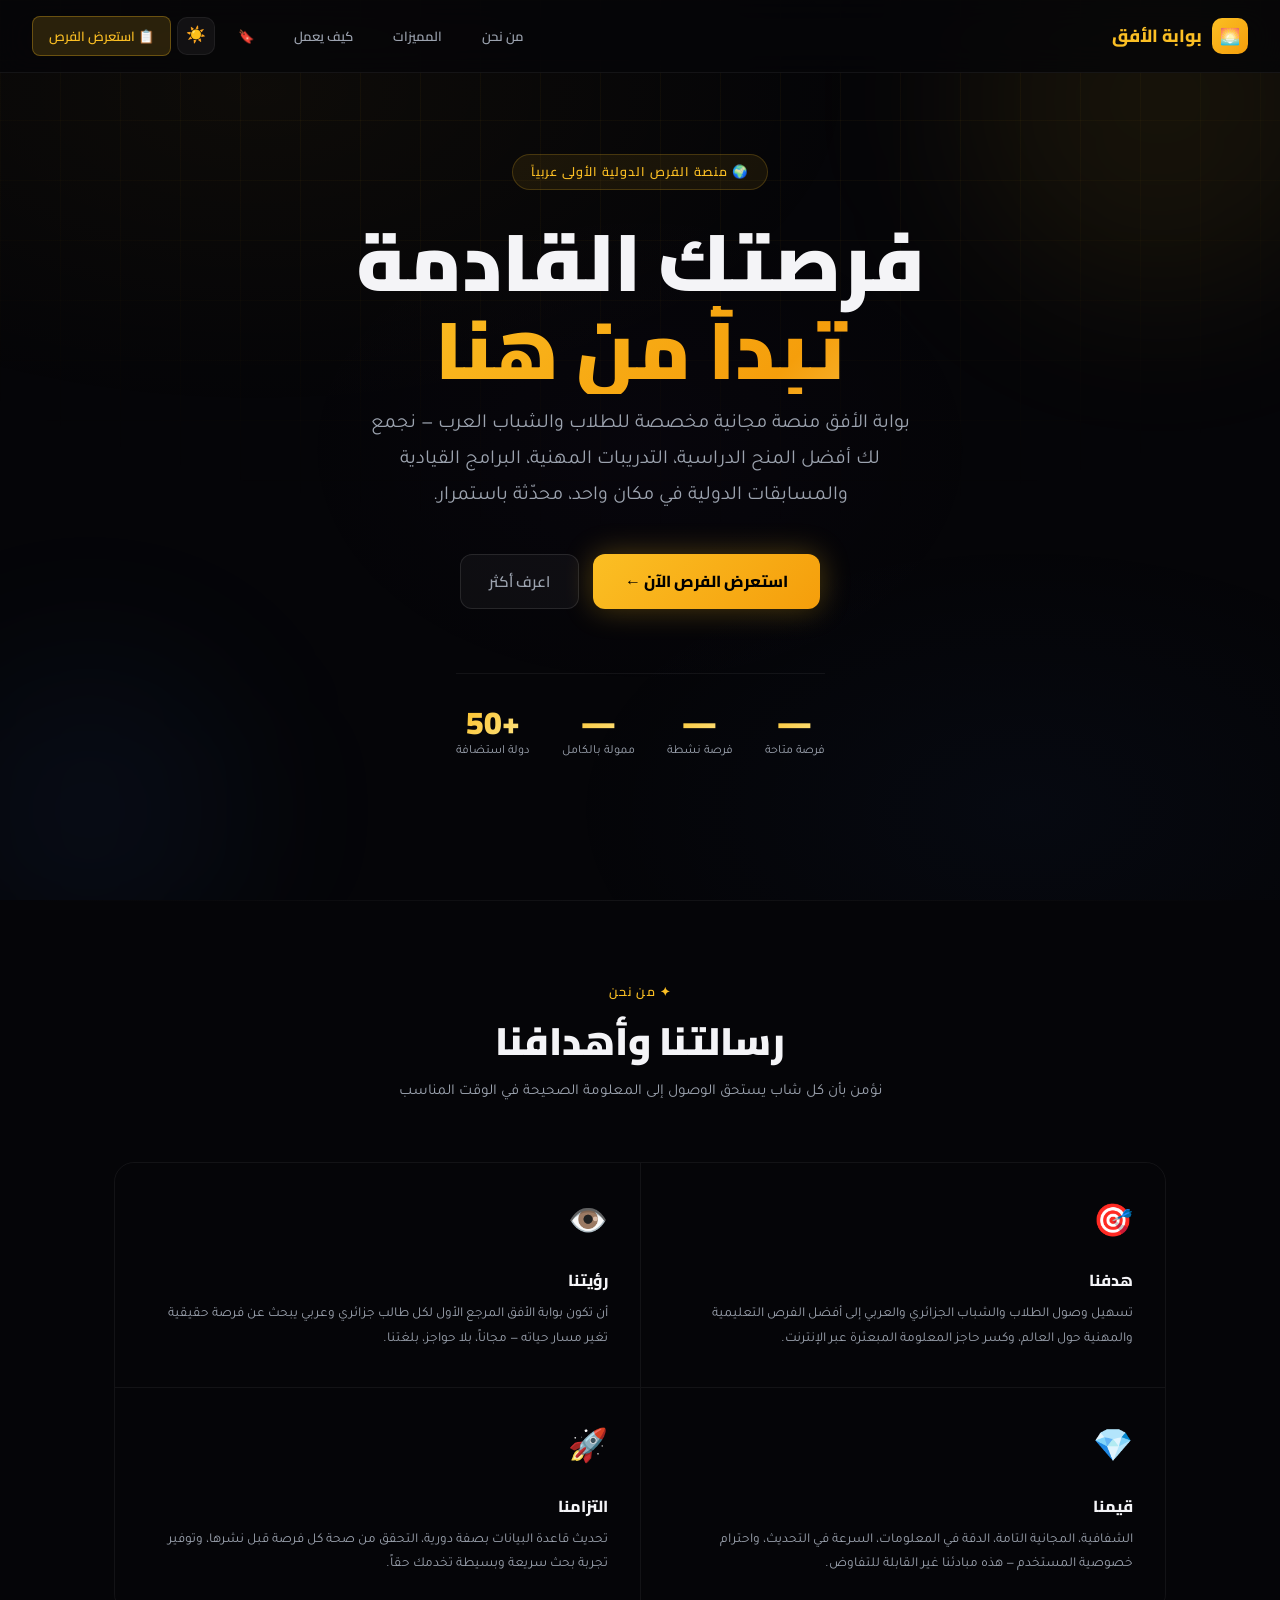
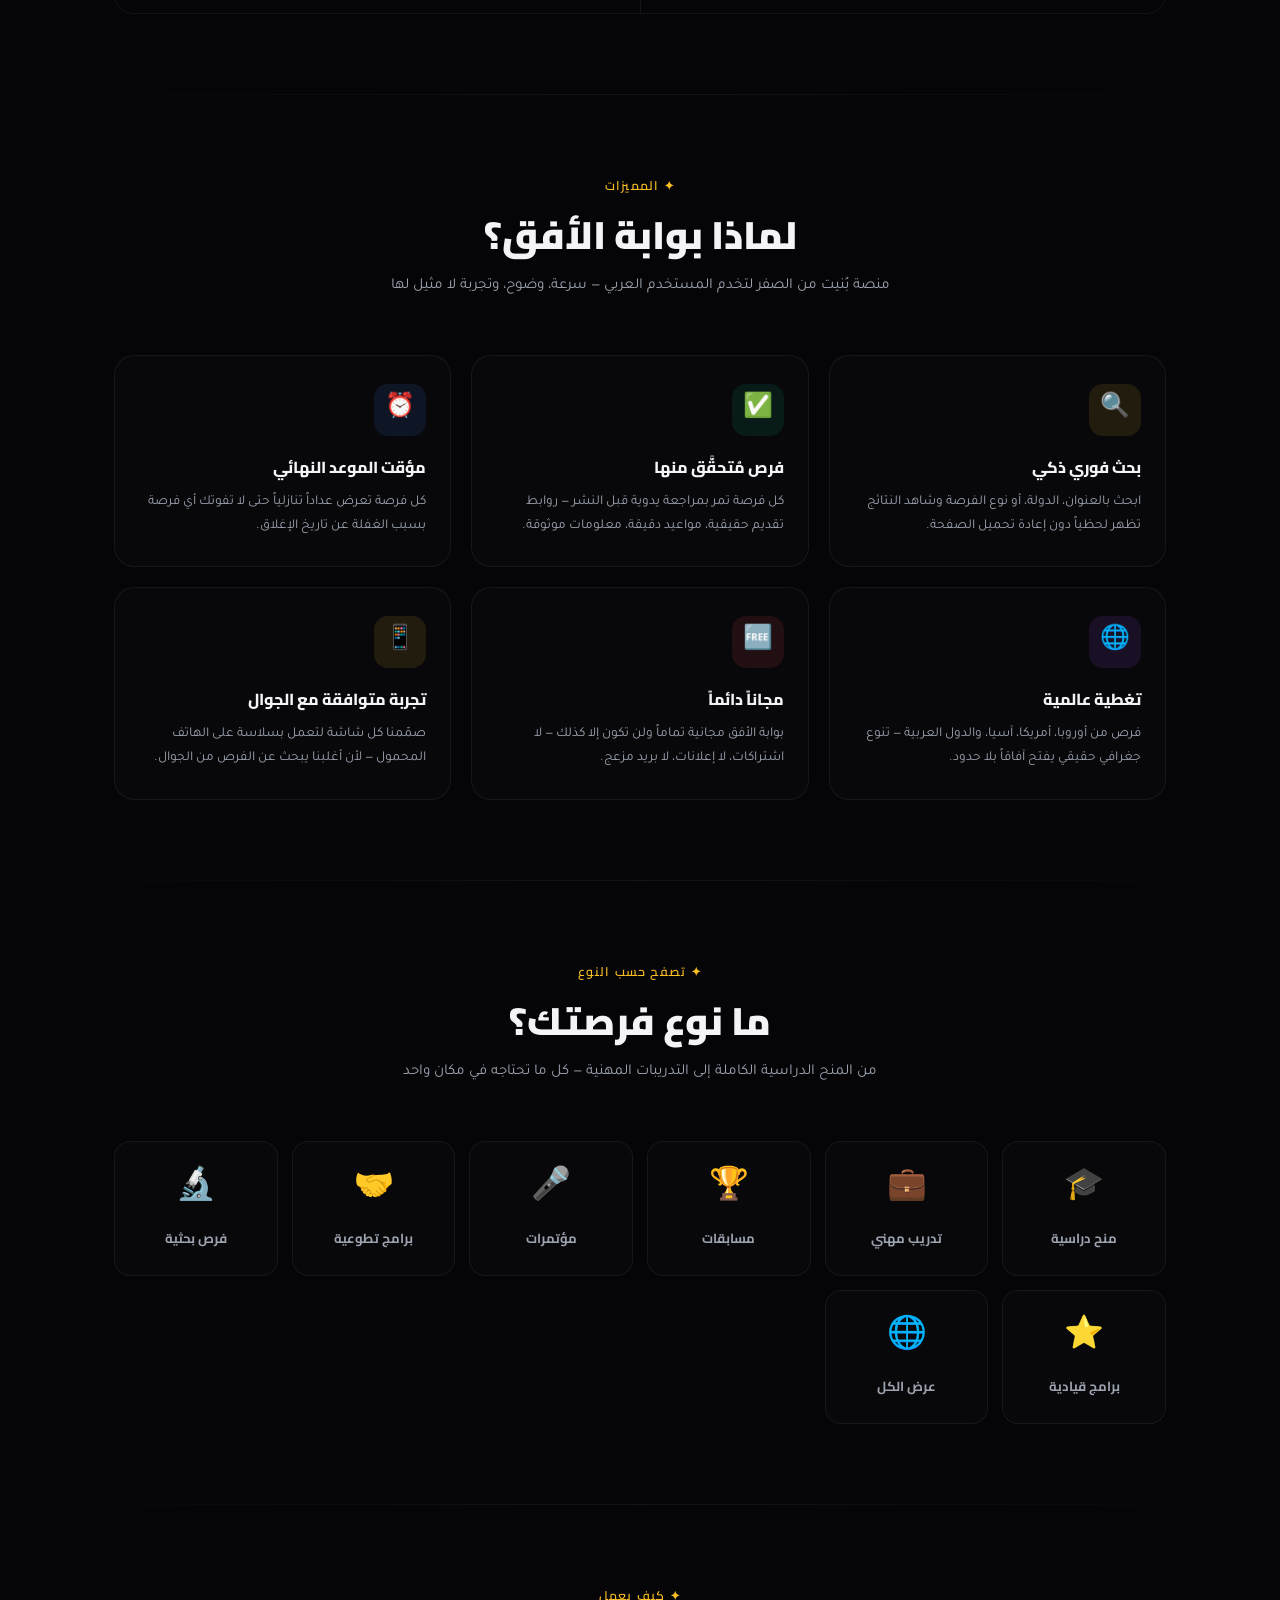
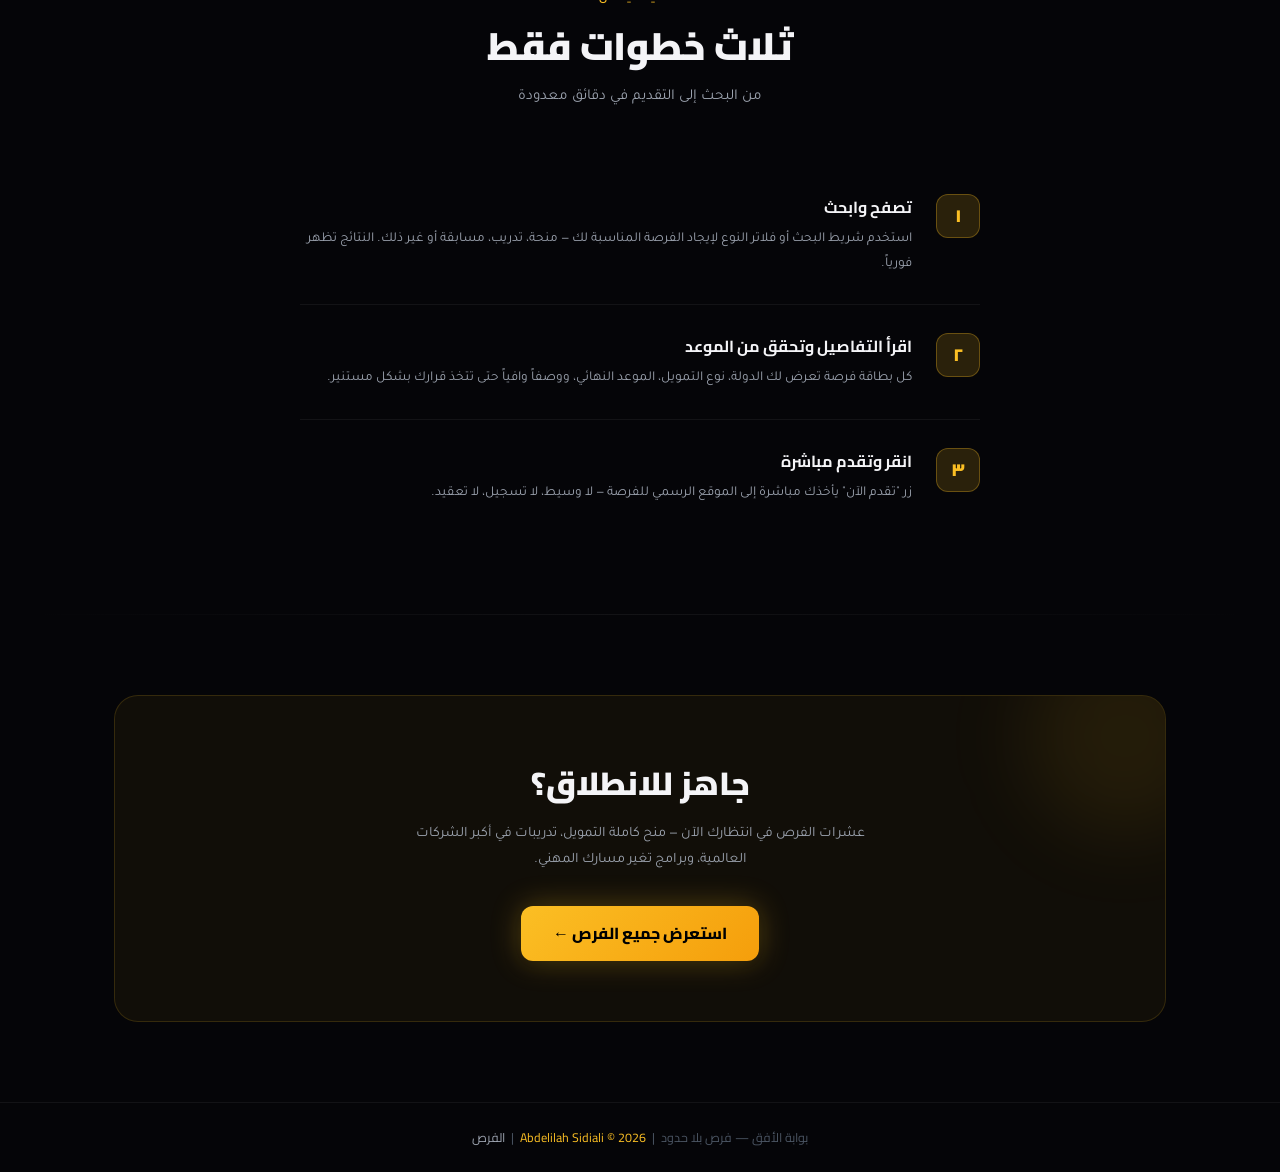
<file: index.html>
<!DOCTYPE html>
<html lang="ar" dir="rtl">
  <head>
	<meta charset="UTF-8" />
	<meta name="viewport" content="width=device-width, initial-scale=1.0" />
	<title>بوابة الأفق | Horizon Gate — فرص بلا حدود</title>
	<meta name="description" content="بوابة الأفق — منصة جزائرية تجمع أبرز الفرص الدولية من منح دراسية وتدريبات وبرامج قيادية." />
	<meta name="theme-color" content="#050508" />
	<link rel="manifest" href="manifest.json" />
	<link rel="preconnect" href="https://fonts.googleapis.com" />
	<link rel="preconnect" href="https://fonts.gstatic.com" crossorigin />
	<link href="https://fonts.googleapis.com/css2?family=Cairo:wght@300;400;500;600;700;900&family=Tajawal:wght@300;400;500;700;800&display=swap" rel="stylesheet" />
	<link rel="stylesheet" href="css/style.css" />
<style>
  /* ── Landing-page specific ── */

  /* Animated grid lines background */
  .hero-grid-bg {
    position:absolute;inset:0;pointer-events:none;overflow:hidden;z-index:0;
    background-image:
      linear-gradient(rgba(251,191,36,0.04) 1px, transparent 1px),
      linear-gradient(90deg, rgba(251,191,36,0.04) 1px, transparent 1px);
    background-size:60px 60px;
    mask-image:radial-gradient(ellipse 80% 60% at 50% 0%, black 40%, transparent 100%);
  }

  /* Hero */
  .hero-section {
    position:relative;min-height:100vh;
    display:flex;flex-direction:column;align-items:center;justify-content:center;
    text-align:center;padding:80px 24px 60px;overflow:hidden;
  }

  .hero-eyebrow {
    display:inline-flex;align-items:center;gap:8px;
    background:rgba(251,191,36,0.08);border:1px solid rgba(251,191,36,0.2);
    border-radius:999px;padding:6px 18px;
    font-size:0.78rem;color:#fbbf24;font-family:'Cairo',sans-serif;font-weight:600;
    letter-spacing:0.08em;margin-bottom:28px;
    animation:fadeUp 0.7s ease both;
  }

  .hero-title {
    font-family:'Cairo',sans-serif;font-size:clamp(2.4rem,7vw,5rem);
    font-weight:900;line-height:1.1;margin-bottom:12px;
    animation:fadeUp 0.7s 0.1s ease both;
  }

  .hero-title .line-gold {
    display:block;
    background:linear-gradient(135deg,#fbbf24 0%,#f59e0b 40%,#fde68a 70%,#fbbf24 100%);
    background-size:200% auto;
    -webkit-background-clip:text;-webkit-text-fill-color:transparent;background-clip:text;
    animation:shimmer 4s linear infinite;
  }

  @keyframes shimmer { to { background-position: 200% center; } }

  .hero-subtitle {
    font-size:clamp(1rem,2.5vw,1.25rem);color:var(--text-muted);
    max-width:560px;margin:0 auto 40px;line-height:1.8;
    animation:fadeUp 0.7s 0.2s ease both;
  }

  .hero-cta-group {
    display:flex;gap:14px;flex-wrap:wrap;justify-content:center;
    animation:fadeUp 0.7s 0.3s ease both;
  }

  .btn-hero-primary {
    background:linear-gradient(135deg,#fbbf24,#f59e0b);color:#000;
    font-family:'Cairo',sans-serif;font-weight:800;font-size:1rem;
    padding:14px 32px;border-radius:12px;border:none;cursor:pointer;
    box-shadow:0 0 30px rgba(251,191,36,0.3),0 4px 16px rgba(0,0,0,0.4);
    transition:all 0.3s cubic-bezier(0.4,0,0.2,1);
    text-decoration:none;display:inline-flex;align-items:center;gap:8px;
  }
  .btn-hero-primary:hover{
    transform:translateY(-3px) scale(1.03);
    box-shadow:0 0 50px rgba(251,191,36,0.45),0 8px 24px rgba(0,0,0,0.5);
  }

  .btn-hero-secondary {
    background:rgba(255,255,255,0.04);border:1px solid rgba(255,255,255,0.1);
    color:var(--text-muted);font-family:'Cairo',sans-serif;font-weight:600;font-size:0.95rem;
    padding:14px 28px;border-radius:12px;cursor:pointer;
    transition:all 0.3s ease;text-decoration:none;display:inline-flex;align-items:center;gap:8px;
  }
  .btn-hero-secondary:hover{background:rgba(255,255,255,0.08);color:var(--text-main);border-color:rgba(255,255,255,0.2);}

  /* Floating stats */
  .hero-stats {
    display:flex;gap:32px;flex-wrap:wrap;justify-content:center;
    margin-top:64px;padding-top:32px;border-top:1px solid var(--card-border);
    animation:fadeUp 0.7s 0.4s ease both;
    position:relative;z-index:1;
  }

  .hero-stat { text-align:center; }
  .hero-stat-num {
    font-family:'Cairo',sans-serif;font-size:2rem;font-weight:900;
    background:linear-gradient(135deg,#fbbf24,#fde68a);
    -webkit-background-clip:text;-webkit-text-fill-color:transparent;background-clip:text;
    display:block;line-height:1;
  }
  .hero-stat-label { font-size:0.78rem;color:var(--text-muted);margin-top:4px; }

  /* Orbit decoration */
  .hero-orb {
    position:absolute;border-radius:50%;pointer-events:none;filter:blur(80px);
  }
  .orb-1 { width:400px;height:400px;background:rgba(251,191,36,0.07);top:-100px;right:-80px;animation:orbFloat 8s ease-in-out infinite; }
  .orb-2 { width:300px;height:300px;background:rgba(59,130,246,0.06);bottom:-60px;left:-60px;animation:orbFloat 10s ease-in-out infinite reverse; }
  @keyframes orbFloat { 0%,100%{transform:translate(0,0)} 50%{transform:translate(20px,30px)} }

  @keyframes fadeUp {
    from{opacity:0;transform:translateY(24px)}
    to{opacity:1;transform:translateY(0)}
  }

  /* ── Features Section ── */
  .section-wrapper {
    position:relative;z-index:10;max-width:1100px;margin:0 auto;padding:80px 24px;
  }

  .section-eyebrow {
    text-align:center;margin-bottom:16px;
    font-size:0.78rem;color:#fbbf24;font-family:'Cairo',sans-serif;
    font-weight:600;letter-spacing:0.1em;text-transform:uppercase;
  }

  .section-heading {
    text-align:center;font-family:'Cairo',sans-serif;
    font-size:clamp(1.6rem,4vw,2.4rem);font-weight:900;
    color:var(--text-main);margin-bottom:14px;line-height:1.2;
  }

  .section-subheading {
    text-align:center;color:var(--text-muted);
    font-size:0.95rem;max-width:540px;margin:0 auto 56px;line-height:1.8;
  }

  /* Features grid */
  .features-grid {
    display:grid;grid-template-columns:repeat(auto-fit,minmax(280px,1fr));gap:20px;
  }

  .feature-card {
    background:rgba(255,255,255,0.015);
    border:1px solid var(--card-border);border-radius:20px;
    padding:28px 24px;transition:all 0.35s ease;
    position:relative;overflow:hidden;
  }
  .feature-card::before {
    content:'';position:absolute;inset:0;border-radius:inherit;
    background:linear-gradient(135deg,rgba(251,191,36,0.04),transparent 60%);
    opacity:0;transition:opacity 0.3s;
  }
  .feature-card:hover { border-color:rgba(251,191,36,0.2);transform:translateY(-4px);box-shadow:0 12px 40px rgba(0,0,0,0.4); }
  .feature-card:hover::before { opacity:1; }

  .feature-icon {
    width:52px;height:52px;border-radius:14px;
    display:flex;align-items:center;justify-content:center;
    font-size:1.5rem;margin-bottom:18px;
  }
  .feature-title { font-family:'Cairo',sans-serif;font-size:1rem;font-weight:800;color:var(--text-main);margin-bottom:8px; }
  .feature-desc  { font-size:0.85rem;color:var(--text-muted);line-height:1.8; }

  /* ── Categories Section ── */
  .categories-grid {
    display:grid;grid-template-columns:repeat(auto-fit,minmax(160px,1fr));gap:14px;
  }

  .cat-card {
    background:rgba(255,255,255,0.015);border:1px solid var(--card-border);
    border-radius:16px;padding:20px 16px;text-align:center;
    cursor:pointer;transition:all 0.3s ease;text-decoration:none;display:block;
  }
  .cat-card:hover {
    border-color:var(--cat-color,rgba(251,191,36,0.4));
    background:rgba(255,255,255,0.03);
    transform:translateY(-3px);
    box-shadow:0 8px 30px rgba(0,0,0,0.3);
  }
  .cat-icon  { font-size:2rem;display:block;margin-bottom:10px; }
  .cat-label { font-family:'Cairo',sans-serif;font-size:0.82rem;font-weight:700;color:var(--text-muted); }
  .cat-card:hover .cat-label { color:var(--cat-color,#fbbf24); }

  /* ── How it works ── */
  .steps-list {
    display:flex;flex-direction:column;gap:0;max-width:680px;margin:0 auto;
  }
  .step-item {
    display:flex;gap:24px;align-items:flex-start;padding:28px 0;
    border-bottom:1px solid var(--card-border);
  }
  .step-item:last-child { border-bottom:none; }
  .step-num {
    width:44px;height:44px;border-radius:12px;flex-shrink:0;
    background:var(--gold-dim);border:1px solid rgba(251,191,36,0.3);
    display:flex;align-items:center;justify-content:center;
    font-family:'Cairo',sans-serif;font-size:1.1rem;font-weight:900;color:#fbbf24;
  }
  .step-title { font-family:'Cairo',sans-serif;font-size:1rem;font-weight:700;color:var(--text-main);margin-bottom:6px; }
  .step-desc  { font-size:0.85rem;color:var(--text-muted);line-height:1.8; }

  /* ── CTA Banner ── */
  .cta-banner {
    background:rgba(251,191,36,0.05);border:1px solid rgba(251,191,36,0.15);
    border-radius:24px;padding:60px 40px;text-align:center;
    position:relative;overflow:hidden;
  }
  .cta-banner::before {
    content:'';position:absolute;top:-60px;right:-60px;
    width:200px;height:200px;border-radius:50%;
    background:rgba(251,191,36,0.08);filter:blur(40px);
  }
  .cta-banner-title {
    font-family:'Cairo',sans-serif;font-size:clamp(1.4rem,3.5vw,2rem);
    font-weight:900;color:var(--text-main);margin-bottom:12px;
    position:relative;z-index:1;
  }
  .cta-banner-sub {
    font-size:0.9rem;color:var(--text-muted);margin-bottom:32px;
    max-width:460px;margin-left:auto;margin-right:auto;line-height:1.8;
    position:relative;z-index:1;
  }

  /* ── Nav Landing ── */
  .landing-nav {
    position:fixed;top:0;left:0;right:0;z-index:100;
    display:flex;align-items:center;justify-content:space-between;
    padding:16px 32px;
    background:rgba(5,5,8,0.8);backdrop-filter:blur(16px);
    border-bottom:1px solid var(--card-border);
    transition:all 0.3s ease;
  }
  .nav-logo {
    display:flex;align-items:center;gap:10px;
    font-family:'Cairo',sans-serif;font-size:1.1rem;font-weight:800;
    color:#fbbf24;text-decoration:none;
  }
  .nav-logo-icon {
    width:36px;height:36px;background:linear-gradient(135deg,#fbbf24,#f59e0b);
    border-radius:10px;display:flex;align-items:center;justify-content:center;font-size:1rem;
  }
  .nav-links { display:flex;gap:6px;align-items:center; }
  .nav-pill {
    padding:8px 16px;border-radius:8px;font-size:0.82rem;
    font-family:'Cairo',sans-serif;font-weight:600;
    color:var(--text-muted);transition:all 0.2s;text-decoration:none;
    border:1px solid transparent;cursor:pointer;
  }
  .nav-pill:hover { color:var(--text-main);background:rgba(255,255,255,0.05);border-color:var(--card-border); }
  .nav-pill.cta {
    background:var(--gold-dim);border-color:rgba(251,191,36,0.3);color:#fbbf24;
  }
  .nav-pill.cta:hover { background:rgba(251,191,36,0.2); }

  /* Divider */
  .section-divider {
    height:1px;background:linear-gradient(90deg,transparent,var(--card-border),transparent);
    margin:0 24px;
  }

  /* scroll fade-in */
  .reveal { opacity:0;transform:translateY(32px);transition:opacity 0.7s ease,transform 0.7s ease; }
  .reveal.visible { opacity:1;transform:translateY(0); }

  @media(max-width:640px){
    .landing-nav{padding:12px 16px;}
    .hero-section{padding:100px 16px 48px;}
    .hero-stats{gap:20px;}
    .section-wrapper{padding:60px 16px;}
    .cta-banner{padding:40px 24px;}
  }
</style>
  </head>
  <body>

	<div class="bg-mesh"></div>

	<!-- ░░░ FIXED NAV ░░░ -->
	<nav class="landing-nav">
	  <a href="index.html" class="nav-logo">
		<div class="nav-logo-icon">🌅</div>
		بوابة الأفق
	  </a>
	  <div class="nav-links">
		<a href="#about"    class="nav-pill">من نحن</a>
		<a href="#features" class="nav-pill">المميزات</a>
		<a href="#how"      class="nav-pill">كيف يعمل</a>
		<a href="saved.html" class="nav-pill" style="position:relative;">
		  🔖
		  <span class="reminder-badge"></span>
		</a>
		<button class="theme-toggle" id="themeToggle" title="تبديل الوضع">🌙</button>
		<a href="opportunities.html" class="nav-pill cta">📋 استعرض الفرص</a>
	  </div>
	</nav>

	<!-- ░░░ HERO ░░░ -->
	<section class="hero-section" id="home">
	  <div class="hero-orb orb-1"></div>
	  <div class="hero-orb orb-2"></div>
	  <div class="hero-grid-bg"></div>

	  <div class="hero-eyebrow">🌍 منصة الفرص الدولية الأولى عربياً</div>

	  <h1 class="hero-title">
		فرصتك القادمة<br />
		<span class="line-gold">تبدأ من هنا</span>
	  </h1>

	  <p class="hero-subtitle">
		بوابة الأفق منصة مجانية مخصصة للطلاب والشباب العرب — نجمع لك
		أفضل المنح الدراسية، التدريبات المهنية، البرامج القيادية
		والمسابقات الدولية في مكان واحد، محدّثة باستمرار.
	  </p>

	  <div class="hero-cta-group">
		<a href="opportunities.html" class="btn-hero-primary">
		  استعرض الفرص الآن ←
		</a>
		<a href="#about" class="btn-hero-secondary">
		  اعرف أكثر
		</a>
	  </div>

	  <div class="hero-stats" id="heroStats">
		<div class="hero-stat">
		  <span class="hero-stat-num" id="hs-total">—</span>
		  <span class="hero-stat-label">فرصة متاحة</span>
		</div>
		<div class="hero-stat">
		  <span class="hero-stat-num" id="hs-active" style="color:#10b981">—</span>
		  <span class="hero-stat-label">فرصة نشطة</span>
		</div>
		<div class="hero-stat">
		  <span class="hero-stat-num" id="hs-funded" style="color:#3b82f6">—</span>
		  <span class="hero-stat-label">ممولة بالكامل</span>
		</div>
		<div class="hero-stat">
		  <span class="hero-stat-num" style="color:#a855f7">+50</span>
		  <span class="hero-stat-label">دولة استضافة</span>
		</div>
	  </div>
	</section>

	<div class="section-divider"></div>

	<!-- ░░░ ABOUT ░░░ -->
	<section id="about" class="section-wrapper reveal">
	  <div class="section-eyebrow">✦ من نحن</div>
	  <h2 class="section-heading">رسالتنا وأهدافنا</h2>
	  <p class="section-subheading">
		نؤمن بأن كل شاب يستحق الوصول إلى المعلومة الصحيحة في الوقت المناسب
	  </p>

	  <div class="features-grid" style="grid-template-columns:1fr 1fr;gap:0;border-radius:20px;overflow:hidden;border:1px solid var(--card-border);">
		<div style="padding:36px 32px;border-left:1px solid var(--card-border);border-bottom:1px solid var(--card-border);">
		  <div style="font-size:2rem;margin-bottom:14px;">🎯</div>
		  <div class="feature-title">هدفنا</div>
		  <div class="feature-desc">تسهيل وصول الطلاب والشباب الجزائري والعربي إلى أفضل الفرص التعليمية والمهنية حول العالم، وكسر حاجز المعلومة المبعثرة عبر الإنترنت.</div>
		</div>
		<div style="padding:36px 32px;border-bottom:1px solid var(--card-border);">
		  <div style="font-size:2rem;margin-bottom:14px;">👁️</div>
		  <div class="feature-title">رؤيتنا</div>
		  <div class="feature-desc">أن تكون بوابة الأفق المرجع الأول لكل طالب جزائري وعربي يبحث عن فرصة حقيقية تغير مسار حياته — مجاناً، بلا حواجز، بلغتنا.</div>
		</div>
		<div style="padding:36px 32px;border-left:1px solid var(--card-border);">
		  <div style="font-size:2rem;margin-bottom:14px;">💎</div>
		  <div class="feature-title">قيمنا</div>
		  <div class="feature-desc">الشفافية، المجانية التامة، الدقة في المعلومات، السرعة في التحديث، واحترام خصوصية المستخدم — هذه مبادئنا غير القابلة للتفاوض.</div>
		</div>
		<div style="padding:36px 32px;">
		  <div style="font-size:2rem;margin-bottom:14px;">🚀</div>
		  <div class="feature-title">التزامنا</div>
		  <div class="feature-desc">تحديث قاعدة البيانات بصفة دورية، التحقق من صحة كل فرصة قبل نشرها، وتوفير تجربة بحث سريعة وبسيطة تخدمك حقاً.</div>
		</div>
	  </div>
	</section>

	<div class="section-divider"></div>

	<!-- ░░░ FEATURES ░░░ -->
	<section id="features" class="section-wrapper reveal">
	  <div class="section-eyebrow">✦ المميزات</div>
	  <h2 class="section-heading">لماذا بوابة الأفق؟</h2>
	  <p class="section-subheading">منصة بُنيت من الصفر لتخدم المستخدم العربي — سرعة، وضوح، وتجربة لا مثيل لها</p>

	  <div class="features-grid">
		<div class="feature-card">
		  <div class="feature-icon" style="background:rgba(251,191,36,0.1);">🔍</div>
		  <div class="feature-title">بحث فوري ذكي</div>
		  <div class="feature-desc">ابحث بالعنوان، الدولة، أو نوع الفرصة وشاهد النتائج تظهر لحظياً دون إعادة تحميل الصفحة.</div>
		</div>
		<div class="feature-card">
		  <div class="feature-icon" style="background:rgba(16,185,129,0.1);">✅</div>
		  <div class="feature-title">فرص مُتحقَّق منها</div>
		  <div class="feature-desc">كل فرصة تمر بمراجعة يدوية قبل النشر — روابط تقديم حقيقية، مواعيد دقيقة، معلومات موثوقة.</div>
		</div>
		<div class="feature-card">
		  <div class="feature-icon" style="background:rgba(59,130,246,0.1);">⏰</div>
		  <div class="feature-title">مؤقت الموعد النهائي</div>
		  <div class="feature-desc">كل فرصة تعرض عداداً تنازلياً حتى لا تفوتك أي فرصة بسبب الغفلة عن تاريخ الإغلاق.</div>
		</div>
		<div class="feature-card">
		  <div class="feature-icon" style="background:rgba(168,85,247,0.1);">🌐</div>
		  <div class="feature-title">تغطية عالمية</div>
		  <div class="feature-desc">فرص من أوروبا، أمريكا، آسيا، والدول العربية — تنوع جغرافي حقيقي يفتح آفاقاً بلا حدود.</div>
		</div>
		<div class="feature-card">
		  <div class="feature-icon" style="background:rgba(239,68,68,0.1);">🆓</div>
		  <div class="feature-title">مجاناً دائماً</div>
		  <div class="feature-desc">بوابة الأفق مجانية تماماً ولن تكون إلا كذلك — لا اشتراكات، لا إعلانات، لا بريد مزعج.</div>
		</div>
		<div class="feature-card">
		  <div class="feature-icon" style="background:rgba(251,191,36,0.1);">📱</div>
		  <div class="feature-title">تجربة متوافقة مع الجوال</div>
		  <div class="feature-desc">صمّمنا كل شاشة لتعمل بسلاسة على الهاتف المحمول — لأن أغلبنا يبحث عن الفرص من الجوال.</div>
		</div>
	  </div>
	</section>

	<div class="section-divider"></div>

	<!-- ░░░ CATEGORIES ░░░ -->
	<section class="section-wrapper reveal">
	  <div class="section-eyebrow">✦ تصفح حسب النوع</div>
	  <h2 class="section-heading">ما نوع فرصتك؟</h2>
	  <p class="section-subheading">من المنح الدراسية الكاملة إلى التدريبات المهنية — كل ما تحتاجه في مكان واحد</p>

	  <div class="categories-grid">
		<a href="opportunities.html?filter=منحة دراسية" class="cat-card" style="--cat-color:#fbbf24;">
		  <span class="cat-icon">🎓</span>
		  <span class="cat-label">منح دراسية</span>
		</a>
		<a href="opportunities.html?filter=تدريب مهني" class="cat-card" style="--cat-color:#3b82f6;">
		  <span class="cat-icon">💼</span>
		  <span class="cat-label">تدريب مهني</span>
		</a>
		<a href="opportunities.html?filter=مسابقة" class="cat-card" style="--cat-color:#a855f7;">
		  <span class="cat-icon">🏆</span>
		  <span class="cat-label">مسابقات</span>
		</a>
		<a href="opportunities.html?filter=مؤتمر" class="cat-card" style="--cat-color:#06b6d4;">
		  <span class="cat-icon">🎤</span>
		  <span class="cat-label">مؤتمرات</span>
		</a>
		<a href="opportunities.html?filter=برنامج تطوعي" class="cat-card" style="--cat-color:#10b981;">
		  <span class="cat-icon">🤝</span>
		  <span class="cat-label">برامج تطوعية</span>
		</a>
		<a href="opportunities.html?filter=فرصة بحثية" class="cat-card" style="--cat-color:#f97316;">
		  <span class="cat-icon">🔬</span>
		  <span class="cat-label">فرص بحثية</span>
		</a>
		<a href="opportunities.html?filter=برنامج قيادي" class="cat-card" style="--cat-color:#ec4899;">
		  <span class="cat-icon">⭐</span>
		  <span class="cat-label">برامج قيادية</span>
		</a>
		<a href="opportunities.html" class="cat-card" style="--cat-color:#9ca3af;">
		  <span class="cat-icon">🌐</span>
		  <span class="cat-label">عرض الكل</span>
		</a>
	  </div>
	</section>

	<div class="section-divider"></div>

	<!-- ░░░ HOW IT WORKS ░░░ -->
	<section id="how" class="section-wrapper reveal">
	  <div class="section-eyebrow">✦ كيف يعمل</div>
	  <h2 class="section-heading">ثلاث خطوات فقط</h2>
	  <p class="section-subheading">من البحث إلى التقديم في دقائق معدودة</p>

	  <div class="steps-list">
		<div class="step-item">
		  <div class="step-num">١</div>
		  <div>
			<div class="step-title">تصفح وابحث</div>
			<div class="step-desc">استخدم شريط البحث أو فلاتر النوع لإيجاد الفرصة المناسبة لك — منحة، تدريب، مسابقة أو غير ذلك. النتائج تظهر فورياً.</div>
		  </div>
		</div>
		<div class="step-item">
		  <div class="step-num">٢</div>
		  <div>
			<div class="step-title">اقرأ التفاصيل وتحقق من الموعد</div>
			<div class="step-desc">كل بطاقة فرصة تعرض لك الدولة، نوع التمويل، الموعد النهائي، ووصفاً وافياً حتى تتخذ قرارك بشكل مستنير.</div>
		  </div>
		</div>
		<div class="step-item">
		  <div class="step-num">٣</div>
		  <div>
			<div class="step-title">انقر وتقدم مباشرة</div>
			<div class="step-desc">زر "تقدم الآن" يأخذك مباشرة إلى الموقع الرسمي للفرصة — لا وسيط، لا تسجيل، لا تعقيد.</div>
		  </div>
		</div>
	  </div>
	</section>

	<div class="section-divider"></div>

	<!-- ░░░ CTA BANNER ░░░ -->
	<section class="section-wrapper reveal">
	  <div class="cta-banner">
		<h2 class="cta-banner-title">جاهز للانطلاق؟</h2>
		<p class="cta-banner-sub">
		  عشرات الفرص في انتظارك الآن — منح كاملة التمويل،
		  تدريبات في أكبر الشركات العالمية، وبرامج تغير مسارك المهني.
		</p>
		<a href="opportunities.html" class="btn-hero-primary" style="position:relative;z-index:1;">
		  استعرض جميع الفرص ←
		</a>
	  </div>
	</section>

	<!-- ░░░ FOOTER ░░░ -->
	<footer class="site-footer" style="margin-top:0;">
	  بوابة الأفق — فرص بلا حدود &nbsp;|&nbsp;
	  <span>Abdelilah Sidiali © 2026</span>
	  &nbsp;|&nbsp;
	  <a href="opportunities.html" style="color:var(--text-muted);text-decoration:none;">الفرص</a>
	</footer>

	<script src="js/horizon-db.js"></script>
	<script src="js/app-advanced.js"></script>
<script>
// Theme
const _ti = HorizonApp.initTheme();
const _tb = document.getElementById('themeToggle');
if(_tb){ _tb.textContent = _ti==='dark'?'☀️':'🌙';
  _tb.onclick = () => { const t=HorizonApp.toggleTheme(); _tb.textContent=t==='dark'?'☀️':'🌙'; }; }
HorizonApp.updateReminderBadge();

// PWA
if('serviceWorker' in navigator) navigator.serviceWorker.register('./sw.js').catch(()=>{});

// Realtime — تحديث الإحصائيات فوراً
HorizonDB.subscribeRealtime(() => {
  loadHeroStats();
});

// Load live stats for hero
async function loadHeroStats() {
  try {
    const data = await HorizonDB.getAll();
    const total   = data.length;
    const expired = data.filter(i => HorizonApp.isExpired(i.deadline)).length;
    const active  = total - expired;
    const funded  = data.filter(i => i.funding === 'ممولة بالكامل').length;
    document.getElementById('hs-total').textContent  = total;
    document.getElementById('hs-active').textContent = active;
    document.getElementById('hs-funded').textContent = funded;
  } catch(e) {}
}
loadHeroStats();

// Scroll reveal
const revealEls = document.querySelectorAll('.reveal');
const io = new IntersectionObserver(entries => {
  entries.forEach(e => { if (e.isIntersecting) { e.target.classList.add('visible'); io.unobserve(e.target); } });
}, { threshold: 0.1 });
revealEls.forEach(el => io.observe(el));

// Smooth scroll for anchor links
document.querySelectorAll('a[href^="#"]').forEach(a => {
  a.addEventListener('click', e => {
    const t = document.querySelector(a.getAttribute('href'));
    if (t) { e.preventDefault(); t.scrollIntoView({ behavior:'smooth', block:'start' }); }
  });
});
</script>
  </body>
</html>
</file>
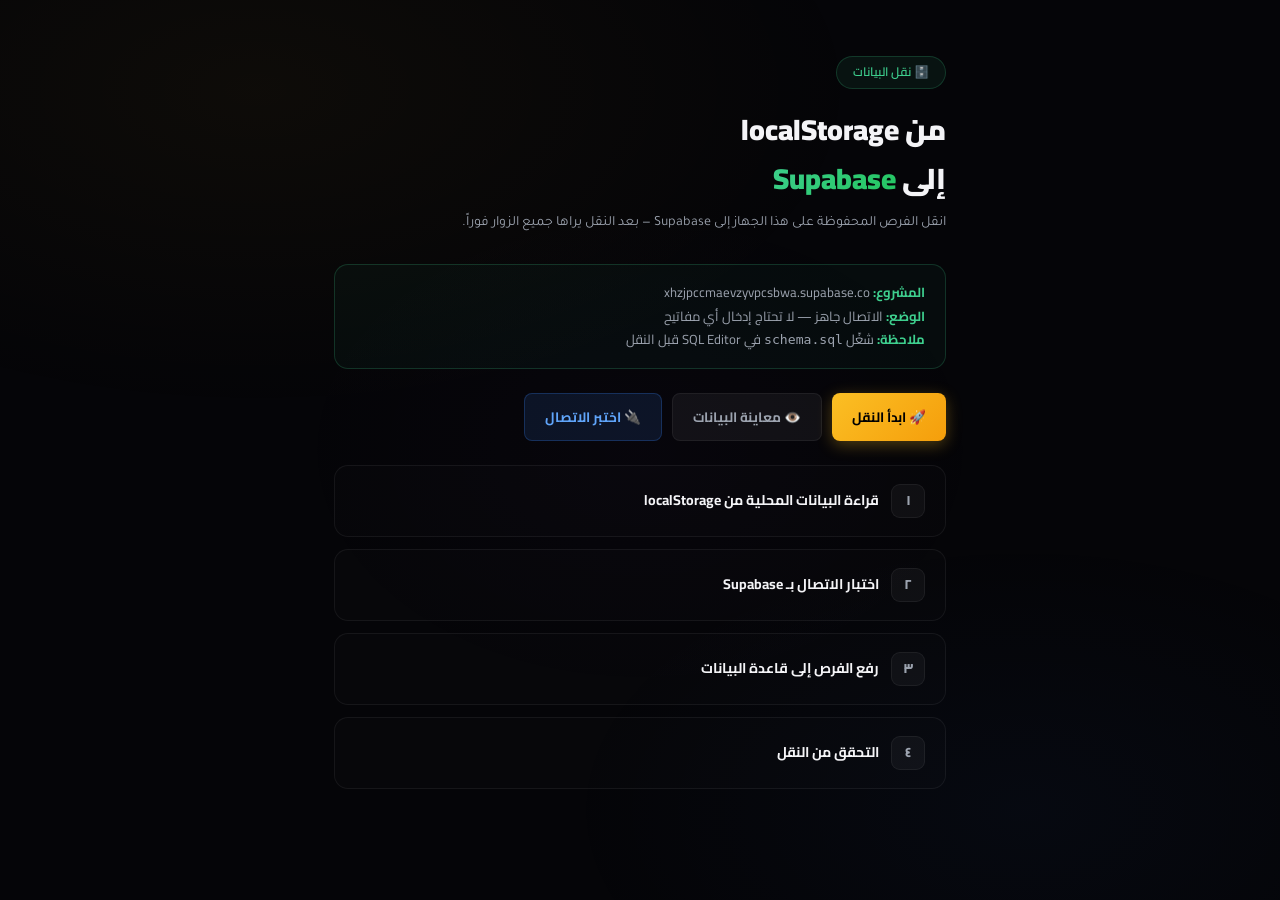
<file: migrate.html>
<!DOCTYPE html>
<html lang="ar" dir="rtl">
  <head>
	<meta charset="UTF-8"/>
	<meta name="viewport" content="width=device-width, initial-scale=1.0"/>
	<title>نقل البيانات إلى Supabase | بوابة الأفق</title>
	<meta name="robots" content="noindex"/>
	<link rel="preconnect" href="https://fonts.googleapis.com"/>
	<link rel="preconnect" href="https://fonts.gstatic.com" crossorigin/>
	<link href="https://fonts.googleapis.com/css2?family=Cairo:wght@300;400;500;600;700;900&family=Tajawal:wght@300;400;500;700&display=swap" rel="stylesheet"/>
	<link rel="stylesheet" href="css/style.css"/>
<style>
  .mig-page{max-width:660px;margin:0 auto;padding:56px 24px 80px;position:relative;z-index:10;}
  .mig-eyebrow{display:inline-flex;align-items:center;gap:7px;background:rgba(62,207,142,0.07);border:1px solid rgba(62,207,142,0.2);border-radius:999px;padding:5px 16px;font-size:0.76rem;color:#3ecf8e;font-family:'Cairo',sans-serif;font-weight:600;margin-bottom:16px;}
  .mig-title{font-family:'Cairo',sans-serif;font-size:1.8rem;font-weight:900;color:var(--text-main);margin-bottom:8px;}
  .mig-title span{background:linear-gradient(135deg,#3ecf8e,#22c55e);-webkit-background-clip:text;-webkit-text-fill-color:transparent;background-clip:text;}
  .mig-sub{font-size:0.88rem;color:var(--text-muted);line-height:1.8;margin-bottom:28px;}

  .info-card{background:rgba(62,207,142,0.04);border:1px solid rgba(62,207,142,0.2);border-radius:14px;padding:16px 20px;margin-bottom:24px;font-size:0.82rem;color:var(--text-muted);font-family:'Cairo',sans-serif;line-height:1.8;}
  .info-card strong{color:#3ecf8e;}

  .mig-btn-row{display:flex;gap:10px;flex-wrap:wrap;margin-bottom:24px;}

  .progress-wrap{height:4px;background:rgba(255,255,255,0.05);border-radius:999px;overflow:hidden;margin-bottom:24px;display:none;}
  .progress-fill{height:100%;background:linear-gradient(90deg,#3ecf8e,#22c55e);border-radius:999px;width:0%;transition:width 0.5s ease;}

  .step{background:rgba(255,255,255,0.01);border:1px solid var(--card-border);border-radius:14px;padding:18px 20px;margin-bottom:12px;transition:all 0.3s;}
  .step.running{border-color:rgba(251,191,36,0.35);background:rgba(251,191,36,0.03);}
  .step.done{border-color:rgba(62,207,142,0.35);background:rgba(62,207,142,0.03);}
  .step.error{border-color:rgba(239,68,68,0.35);background:rgba(239,68,68,0.03);}
  .step-head{display:flex;align-items:center;gap:12px;}
  .step-icon{width:34px;height:34px;border-radius:9px;flex-shrink:0;background:rgba(255,255,255,0.04);border:1px solid var(--card-border);display:flex;align-items:center;justify-content:center;font-family:'Cairo',sans-serif;font-size:0.85rem;font-weight:800;color:var(--text-muted);transition:all 0.3s;}
  .step.running .step-icon{border-color:rgba(251,191,36,0.4);color:#fbbf24;background:rgba(251,191,36,0.1);}
  .step.done    .step-icon{border-color:rgba(62,207,142,0.4);color:#3ecf8e;background:rgba(62,207,142,0.1);}
  .step.error   .step-icon{border-color:rgba(239,68,68,0.4);color:#f87171;background:rgba(239,68,68,0.1);}
  .step-title{font-family:'Cairo',sans-serif;font-size:0.88rem;font-weight:700;color:var(--text-main);}
  .step-msg{font-size:0.78rem;color:var(--text-muted);margin-top:8px;font-family:'Cairo',sans-serif;line-height:1.7;display:none;}
  .step.running .step-msg,.step.done .step-msg,.step.error .step-msg{display:block;}
  .step.done  .step-msg{color:#3ecf8e;}
  .step.error .step-msg{color:#f87171;}
  .spin{display:inline-block;width:13px;height:13px;border:2px solid rgba(251,191,36,0.3);border-top-color:#fbbf24;border-radius:50%;animation:sp 0.7s linear infinite;vertical-align:middle;}
  @keyframes sp{to{transform:rotate(360deg)}}

  .preview-box{background:rgba(255,255,255,0.02);border:1px solid var(--card-border);border-radius:12px;padding:14px;margin-bottom:20px;max-height:200px;overflow-y:auto;display:none;}
  .preview-row{display:flex;gap:10px;align-items:center;padding:6px 0;border-bottom:1px solid rgba(255,255,255,0.03);font-size:0.78rem;font-family:'Cairo',sans-serif;}
  .preview-row:last-child{border-bottom:none;}
  .p-num{color:var(--text-subtle);min-width:22px;}
  .p-title{color:var(--text-main);font-weight:600;flex:1;}
  .p-country{color:var(--text-muted);}
</style>
  </head>
  <body>
	<div class="bg-mesh"></div>
	<div id="toast-container"></div>

	<div class="mig-page">

	  <div class="mig-eyebrow">🗄️ نقل البيانات</div>
	  <h1 class="mig-title">من localStorage<br/>إلى <span>Supabase</span></h1>
	  <p class="mig-sub">
		انقل الفرص المحفوظة على هذا الجهاز إلى Supabase —
		بعد النقل يراها جميع الزوار فوراً.
	  </p>

	  <div class="info-card">
		<strong>المشروع:</strong> xhzjpccmaevzyvpcsbwa.supabase.co<br/>
		<strong>الوضع:</strong> الاتصال جاهز — لا تحتاج إدخال أي مفاتيح<br/>
		<strong>ملاحظة:</strong> شغّل <code>schema.sql</code> في SQL Editor قبل النقل
	  </div>

	  <div class="mig-btn-row">
		<button class="btn btn-primary"   id="startBtn" onclick="startMigration()">🚀 ابدأ النقل</button>
		<button class="btn btn-secondary" onclick="previewData()">👁️ معاينة البيانات</button>
		<button class="btn btn-info"      onclick="testConn()">🔌 اختبر الاتصال</button>
	  </div>

	  <div class="preview-box" id="previewBox"></div>

	  <div class="progress-wrap" id="pgWrap">
		<div class="progress-fill" id="pgFill"></div>
	  </div>

	  <div id="steps">
		<div class="step" id="s1">
		  <div class="step-head"><div class="step-icon" id="si1">١</div><div class="step-title">قراءة البيانات المحلية من localStorage</div></div>
		  <div class="step-msg" id="sm1"></div>
		</div>
		<div class="step" id="s2">
		  <div class="step-head"><div class="step-icon" id="si2">٢</div><div class="step-title">اختبار الاتصال بـ Supabase</div></div>
		  <div class="step-msg" id="sm2"></div>
		</div>
		<div class="step" id="s3">
		  <div class="step-head"><div class="step-icon" id="si3">٣</div><div class="step-title">رفع الفرص إلى قاعدة البيانات</div></div>
		  <div class="step-msg" id="sm3"></div>
		</div>
		<div class="step" id="s4">
		  <div class="step-head"><div class="step-icon" id="si4">٤</div><div class="step-title">التحقق من النقل</div></div>
		  <div class="step-msg" id="sm4"></div>
		</div>
	  </div>

	</div>

<script>
// ── Supabase config ─────────────────────────────────────────
const SB_URL      = "https://xhzjpccmaevzyvpcsbwa.supabase.co";
const SB_ANON     = "eyJhbGciOiJIUzI1NiIsInR5cCI6IkpXVCJ9.eyJpc3MiOiJzdXBhYmFzZSIsInJlZiI6InhoempwY2NtYWV2enl2cGNzYndhIiwicm9sZSI6ImFub24iLCJpYXQiOjE3ODA3Mjk3OTYsImV4cCI6MjA5NjMwNTc5Nn0.mB1Wgzn9A3SukK3fQdEP3CjmoDcpvs_XIbXaXkbUp5s";
const SB_SERVICE  = "eyJhbGciOiJIUzI1NiIsInR5cCI6IkpXVCJ9.eyJpc3MiOiJzdXBhYmFzZSIsInJlZiI6InhoempwY2NtYWV2enl2cGNzYndhIiwicm9sZSI6InNlcnZpY2Vfcm9sZSIsImlhdCI6MTc4MDcyOTc5NiwiZXhwIjoyMDk2MzA1Nzk2fQ.9Hsj6EHqWJuUz4ibdLOSEs32FautbMCy5DTAIl8e5-A";
const TABLE       = "opportunities";
const BASE        = `${SB_URL}/rest/v1/${TABLE}`;

// ── Local storage reader ────────────────────────────────────
function readLocal() {
  try { return JSON.parse(localStorage.getItem("horizon_gate_v3_data")||"[]"); }
  catch { return []; }
}

// ── Headers ─────────────────────────────────────────────────
function hdrs(write=false) {
  const k = write ? SB_SERVICE : SB_ANON;
  return {
    "Content-Type":  "application/json",
    "apikey":        k,
    "Authorization": `Bearer ${k}`,
    "Prefer":        write ? "resolution=ignore-duplicates,return=representation" : "",
  };
}

// ── Row mapper ───────────────────────────────────────────────
function toRow(item) {
  return {
    id:         item.id,
    title:      item.title       || "",
    url:        item.url         || "",
    type:       item.type        || "",
    funding:    item.funding     || "",
    country:    item.country     || "",
    deadline:   item.deadline    || "",
    description: item.desc       || "",
    image:      item.image       || "",
    tags:       Array.isArray(item.tags) ? item.tags : [],
    created_at: item.createdAt   || new Date().toISOString(),
  };
}

// ── UI helpers ───────────────────────────────────────────────
function setStep(n, state, msg='') {
  document.getElementById(`s${n}`).className = `step ${state}`;
  const ic = document.getElementById(`si${n}`);
  if      (state==='running') ic.innerHTML  = '<span class="spin"></span>';
  else if (state==='done')    ic.textContent = '✓';
  else if (state==='error')   ic.textContent = '✕';
  if (msg) document.getElementById(`sm${n}`).textContent = msg;
}

function pg(pct) {
  document.getElementById('pgWrap').style.display='block';
  document.getElementById('pgFill').style.width=pct+'%';
}

function toast(msg, type='info') {
  const c=document.getElementById('toast-container');
  const t=document.createElement('div');
  t.className=`toast ${type}`;t.textContent=msg;c.appendChild(t);
  setTimeout(()=>{t.style.animation='toastOut 0.3s ease forwards';setTimeout(()=>t.remove(),300);},3800);
}

const wait = ms => new Promise(r=>setTimeout(r,ms));

// ── Preview ──────────────────────────────────────────────────
function previewData() {
  const data = readLocal();
  const box  = document.getElementById('previewBox');
  if (!data.length) { toast('لا توجد بيانات محلية','warning'); return; }
  box.style.display='block';
  box.innerHTML=`<div style="font-size:0.76rem;color:#3ecf8e;font-family:'Cairo',sans-serif;margin-bottom:10px;font-weight:700;">${data.length} فرصة في localStorage:</div>`
    + data.map((i,n)=>`<div class="preview-row"><span class="p-num">${n+1}</span><span class="p-title">${i.title||'—'}</span><span class="p-country">🌍 ${i.country||'—'}</span></div>`).join('');
}

// ── Test connection ──────────────────────────────────────────
async function testConn() {
  toast('🔌 جارٍ الاختبار...','info');
  try {
    const r = await fetch(`${BASE}?select=id&limit=1`,{headers:hdrs()});
    if (!r.ok) throw new Error(`HTTP ${r.status}`);
    toast('✅ الاتصال بـ Supabase ناجح','success');
  } catch(e) { toast('✕ '+e.message,'error'); }
}

// ── Migration ────────────────────────────────────────────────
async function startMigration() {
  const btn = document.getElementById('startBtn');
  btn.disabled=true; btn.textContent='⏳ جارٍ النقل...';
  pg(0);

  // Step 1 — Read
  setStep(1,'running');
  await wait(300);
  const local = readLocal();
  if (!local.length) {
    setStep(1,'error','لا توجد بيانات في localStorage على هذا المتصفح');
    btn.disabled=false; btn.textContent='🚀 ابدأ النقل';
    toast('لا توجد بيانات محلية','warning'); return;
  }
  setStep(1,'done',`✓ تم قراءة ${local.length} فرصة`);
  pg(25);

  // Step 2 — Test
  setStep(2,'running');
  await wait(400);
  try {
    const r = await fetch(`${BASE}?select=id&limit=1`,{headers:hdrs()});
    if (!r.ok) throw new Error(`HTTP ${r.status}`);
    setStep(2,'done','✓ الاتصال بـ Supabase ناجح');
    pg(50);
  } catch(e) {
    setStep(2,'error','✕ فشل الاتصال: '+e.message+'\nتأكد من تشغيل schema.sql أولاً');
    btn.disabled=false; btn.textContent='🚀 ابدأ النقل';
    toast('✕ فشل الاتصال','error'); return;
  }

  // Step 3 — Upload
  setStep(3,'running');
  await wait(400);
  try {
    const rows = local.map(toRow);
    const r = await fetch(BASE, {
      method:'POST', headers:hdrs(true), body:JSON.stringify(rows),
    });
    if (r.status===401) throw new Error('خطأ في صلاحيات الكتابة (401)');
    if (!r.ok) { const t=await r.text(); throw new Error(t); }
    const data = await r.json().catch(()=>[]);
    const added = Array.isArray(data) ? data.length : local.length;
    setStep(3,'done',`✓ تم رفع ${added} فرصة جديدة إلى Supabase`);
    pg(75);
  } catch(e) {
    setStep(3,'error','✕ فشل الرفع: '+e.message);
    btn.disabled=false; btn.textContent='🚀 ابدأ النقل';
    toast('✕ فشل رفع البيانات','error'); return;
  }

  // Step 4 — Verify
  setStep(4,'running');
  await wait(600);
  try {
    const r = await fetch(`${BASE}?select=id`,{headers:{...hdrs(),"Prefer":"count=exact"}});
    const range = r.headers.get('Content-Range')||'0/0';
    const total = parseInt(range.split('/')[1]||'0',10);
    setStep(4,'done',
      `✓ التحقق ناجح — ${total} فرصة متاحة في Supabase\n` +
      `جميع الزوار يرون الفرص الآن ✅\n` +
      `يمكنك الآن حذف migrate.html من الموقع`
    );
    pg(100);
    toast(`✦ تم نقل ${local.length} فرصة بنجاح!`,'success');
    btn.textContent='✓ اكتمل النقل';
  } catch(e) {
    setStep(4,'error','⚠️ تعذّر التحقق: '+e.message);
    btn.disabled=false; btn.textContent='🚀 ابدأ النقل';
  }
}
</script>
  </body>
</html>
</file>
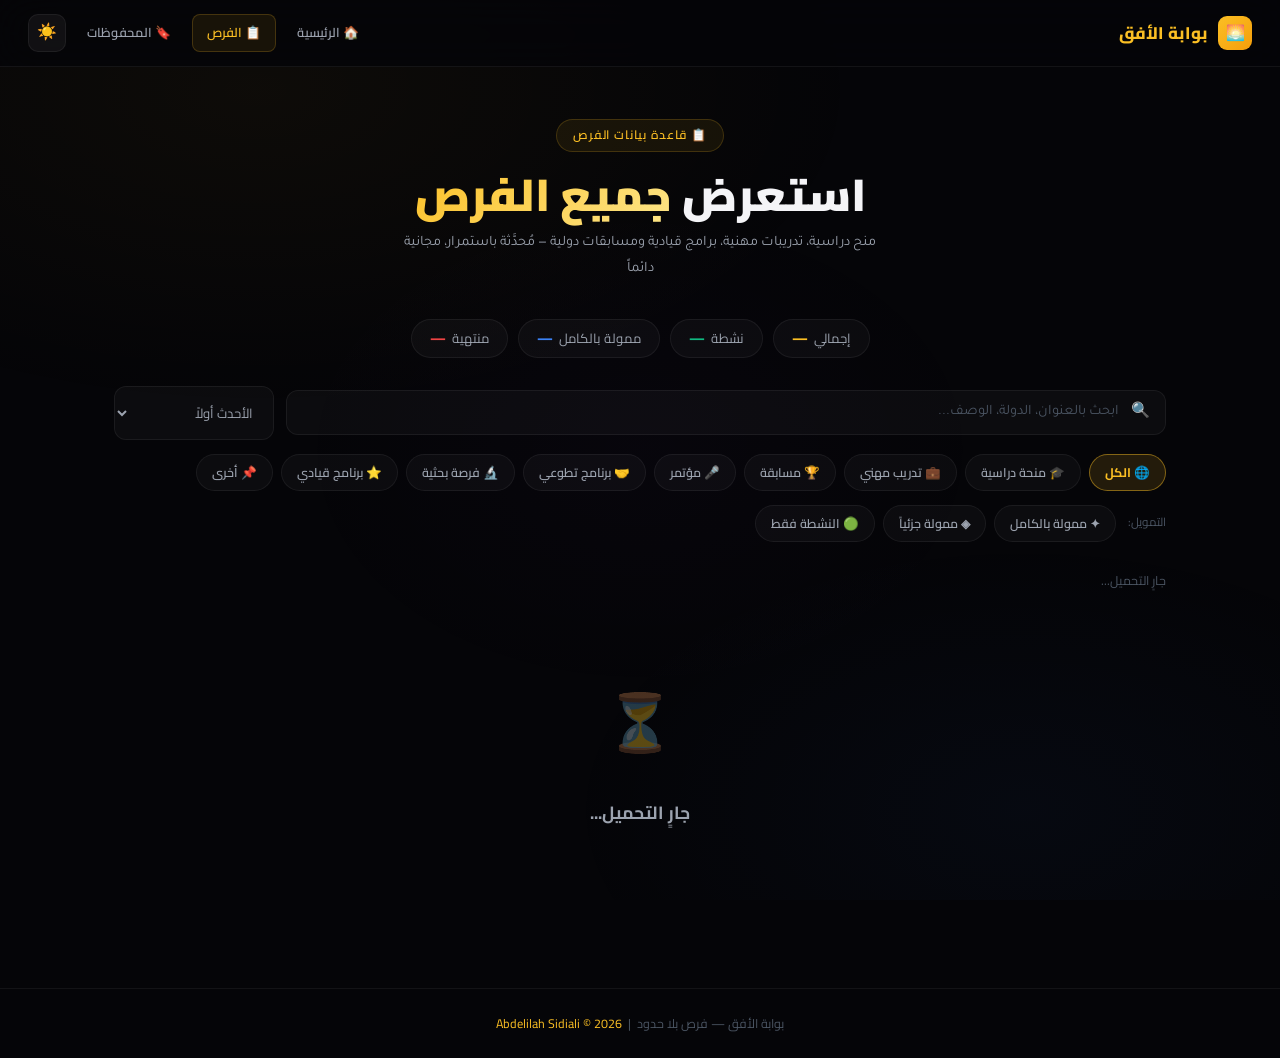
<file: opportunities.html>
<!DOCTYPE html>
<html lang="ar" dir="rtl">
  <head>
	<meta charset="UTF-8" />
	<meta name="viewport" content="width=device-width, initial-scale=1.0" />
	<title>الفرص | بوابة الأفق</title>
	<meta name="description" content="استعرض جميع الفرص المتاحة — منح دراسية، تدريبات، مسابقات، ومؤتمرات دولية." />
	<meta name="theme-color" content="#050508" />
	<link rel="preconnect" href="https://fonts.googleapis.com" />
	<link rel="preconnect" href="https://fonts.gstatic.com" crossorigin />
	<link href="https://fonts.googleapis.com/css2?family=Cairo:wght@300;400;500;600;700;900&family=Tajawal:wght@300;400;500;700;800&display=swap" rel="stylesheet" />
	<link rel="stylesheet" href="css/style.css" />
<style>
  /* ── Opportunities page specific ── */

  .opp-nav {
    position: sticky; top: 0; z-index: 50;
    background: rgba(5,5,8,0.88);
    backdrop-filter: blur(20px);
    -webkit-backdrop-filter: blur(20px);
    border-bottom: 1px solid var(--card-border);
    padding: 14px 28px;
    display: flex; align-items: center;
    justify-content: space-between; gap: 16px;
    flex-wrap: wrap;
  }
  [data-theme="light"] .opp-nav { background: rgba(245,245,247,0.92); }

  .opp-nav-logo {
    display: flex; align-items: center; gap: 10px;
    font-family: 'Cairo', sans-serif; font-size: 1.05rem; font-weight: 800;
    color: #fbbf24; text-decoration: none;
  }

  .opp-nav-logo-icon {
    width: 34px; height: 34px;
    background: linear-gradient(135deg,#fbbf24,#f59e0b);
    border-radius: 9px; display: flex; align-items: center;
    justify-content: center; font-size: 0.95rem;
  }

  .opp-nav-links { display: flex; gap: 6px; }

  .opp-nav-pill {
    padding: 7px 14px; border-radius: 8px; font-size: 0.8rem;
    font-family: 'Cairo', sans-serif; font-weight: 600;
    color: var(--text-muted); transition: all 0.2s;
    text-decoration: none; border: 1px solid transparent;
  }
  .opp-nav-pill:hover { color: var(--text-main); background: rgba(255,255,255,0.05); border-color: var(--card-border); }
  .opp-nav-pill.active { color: #fbbf24; background: rgba(251,191,36,0.08); border-color: rgba(251,191,36,0.2); }

  /* ── Page Header ── */
  .opp-page-header {
    position: relative; z-index: 10;
    text-align: center; padding: 52px 24px 36px;
    max-width: 700px; margin: 0 auto;
  }

  .opp-page-eyebrow {
    display: inline-flex; align-items: center; gap: 7px;
    background: rgba(251,191,36,0.07); border: 1px solid rgba(251,191,36,0.18);
    border-radius: 999px; padding: 5px 16px;
    font-size: 0.76rem; color: #fbbf24;
    font-family: 'Cairo', sans-serif; font-weight: 600;
    letter-spacing: 0.07em; margin-bottom: 18px;
  }

  .opp-page-title {
    font-family: 'Cairo', sans-serif;
    font-size: clamp(1.8rem,5vw,2.8rem);
    font-weight: 900; color: var(--text-main);
    margin-bottom: 10px; line-height: 1.15;
  }

  .opp-page-title span {
    background: linear-gradient(135deg,#fbbf24,#fde68a);
    -webkit-background-clip: text; -webkit-text-fill-color: transparent;
    background-clip: text;
  }

  .opp-page-sub {
    font-size: 0.9rem; color: var(--text-muted);
    line-height: 1.8; max-width: 480px; margin: 0 auto;
  }

  /* ── Live Stats Chips ── */
  .opp-stats-row {
    display: flex; justify-content: center;
    gap: 10px; flex-wrap: wrap;
    padding: 0 24px 28px;
    position: relative; z-index: 10;
  }

  /* ── Toolbar ── */
  .opp-toolbar {
    position: relative; z-index: 10;
    max-width: 1100px; margin: 0 auto 28px;
    padding: 0 24px;
    display: flex; flex-direction: column; gap: 14px;
  }

  .opp-search-row {
    display: flex; gap: 12px; align-items: center; flex-wrap: wrap;
  }

  .opp-search-box {
    flex: 1; min-width: 200px;
    position: relative;
  }

  .opp-search-icon {
    position: absolute; right: 16px; top: 50%;
    transform: translateY(-50%);
    color: var(--text-muted); pointer-events: none; font-size: 0.95rem;
  }

  .opp-search-input {
    width: 100%;
    background: rgba(255,255,255,0.03);
    border: 1px solid var(--card-border);
    border-radius: 12px;
    padding: 13px 46px 13px 18px;
    color: var(--text-main); font-size: 0.9rem; outline: none;
    transition: all 0.3s ease;
    font-family: 'Tajawal', sans-serif;
  }
  .opp-search-input::placeholder { color: var(--text-subtle); }
  .opp-search-input:focus {
    border-color: rgba(251,191,36,0.4);
    background: rgba(255,255,255,0.05);
    box-shadow: 0 0 0 3px rgba(251,191,36,0.07);
  }

  /* Sort select */
  .opp-sort-select {
    background: rgba(255,255,255,0.03);
    border: 1px solid var(--card-border);
    border-radius: 12px;
    padding: 13px 16px;
    color: var(--text-muted); font-size: 0.82rem; outline: none;
    cursor: pointer; transition: all 0.2s;
    font-family: 'Cairo', sans-serif;
    min-width: 160px;
  }
  .opp-sort-select option { background: #0c0c14; color: var(--text-main); }
  .opp-sort-select:focus { border-color: rgba(251,191,36,0.3); }

  /* Filter pills row */
  .opp-pills-row {
    display: flex; gap: 8px; flex-wrap: wrap;
    align-items: center;
  }

  .opp-pill {
    background: rgba(255,255,255,0.03);
    border: 1px solid var(--card-border);
    border-radius: 999px; padding: 6px 15px;
    font-size: 0.78rem; color: var(--text-muted);
    cursor: pointer; transition: all 0.25s; white-space: nowrap;
    font-family: 'Cairo', sans-serif; font-weight: 600;
    display: flex; align-items: center; gap: 5px;
  }
  .opp-pill:hover { background: rgba(251,191,36,0.07); border-color: rgba(251,191,36,0.25); color: #fbbf24; }
  .opp-pill.active {
    background: rgba(251,191,36,0.12); border-color: rgba(251,191,36,0.45);
    color: #fbbf24; font-weight: 700;
  }

  /* Funding filter */
  .opp-pill.fund-full.active  { background: rgba(16,185,129,0.1); border-color: rgba(16,185,129,0.4); color: #34d399; }
  .opp-pill.fund-part.active  { background: rgba(59,130,246,0.1); border-color: rgba(59,130,246,0.35); color: #60a5fa; }

  /* Results count */
  .results-info {
    font-size: 0.78rem; color: var(--text-subtle);
    font-family: 'Cairo', sans-serif;
    padding: 0 24px;
    position: relative; z-index: 10;
    max-width: 1100px; margin: 0 auto 16px;
  }

  .results-info span { color: #fbbf24; font-weight: 700; }

  /* ── Grid ── */
  .opp-main-grid {
    position: relative; z-index: 10;
    max-width: 1100px; margin: 0 auto;
    padding: 0 24px 72px;
    display: grid;
    grid-template-columns: repeat(auto-fill, minmax(310px, 1fr));
    gap: 18px;
  }

  /* ── Card upgrade ── */
  .hzn-card {
    background: rgba(255,255,255,0.012);
    backdrop-filter: blur(14px);
    -webkit-backdrop-filter: blur(14px);
    border: 1px solid var(--card-border);
    border-radius: 18px;
    padding: 20px;
    display: flex; flex-direction: column; gap: 13px;
    transition: all 0.32s cubic-bezier(0.4,0,0.2,1);
    position: relative; overflow: hidden;
    animation: cardIn 0.45s ease both;
    cursor: default;
  }

  @keyframes cardIn {
    from { opacity:0; transform: translateY(18px) scale(0.98); }
    to   { opacity:1; transform: translateY(0) scale(1); }
  }

  .hzn-card::after {
    content: '';
    position: absolute; top: 0; right: 0;
    width: 3px; height: 100%;
    border-radius: 0 18px 18px 0;
    background: var(--cc, #fbbf24);
    opacity: 0.5; transition: opacity 0.3s, height 0.3s;
  }

  .hzn-card:hover {
    border-color: rgba(255,255,255,0.1);
    box-shadow: 0 8px 40px rgba(0,0,0,0.5), 0 0 0 1px rgba(255,255,255,0.04) inset;
    transform: translateY(-5px);
  }
  .hzn-card:hover::after { opacity: 1; }

  .hzn-card.is-expired {
    opacity: 0.45; filter: saturate(0.3) brightness(0.8);
  }

  /* Card top row */
  .hzn-card-top {
    display: flex; align-items: flex-start;
    justify-content: space-between; gap: 8px;
  }

  .hzn-type-pill {
    font-family: 'Cairo', sans-serif; font-size: 0.7rem; font-weight: 700;
    padding: 3px 10px; border-radius: 999px;
    background: var(--cc, #fbbf24); color: #000;
    white-space: nowrap; flex-shrink: 0;
  }

  .hzn-fund-pill {
    font-family: 'Cairo', sans-serif; font-size: 0.68rem; font-weight: 600;
    padding: 3px 10px; border-radius: 999px; white-space: nowrap;
  }

  .hzn-fund-full    { background: rgba(16,185,129,0.12); border:1px solid rgba(16,185,129,0.28); color:#34d399; }
  .hzn-fund-partial { background: rgba(59,130,246,0.1);  border:1px solid rgba(59,130,246,0.28); color:#60a5fa; }
  .hzn-fund-none    { background: rgba(156,163,175,0.08); border:1px solid rgba(156,163,175,0.18); color:#9ca3af; }

  .hzn-title {
    font-family: 'Cairo', sans-serif; font-size: 0.98rem; font-weight: 800;
    color: var(--text-main); line-height: 1.45;
  }

  .hzn-meta {
    display: flex; gap: 14px; flex-wrap: wrap; align-items: center;
    font-size: 0.77rem; color: var(--text-muted);
  }

  .hzn-meta-item {
    display: flex; align-items: center; gap: 4px;
  }

  .hzn-desc {
    font-size: 0.82rem; color: var(--text-muted); line-height: 1.75;
    display: -webkit-box; -webkit-line-clamp: 3;
    -webkit-box-orient: vertical; overflow: hidden;
  }

  /* Card footer */
  .hzn-card-footer {
    margin-top: auto; padding-top: 13px;
    border-top: 1px solid rgba(255,255,255,0.04);
    display: flex; align-items: center;
    justify-content: space-between; gap: 8px;
  }

  /* Countdown chip */
  .hzn-cd {
    font-family: 'Cairo', sans-serif; font-size: 0.72rem; font-weight: 700;
    padding: 4px 11px; border-radius: 999px;
  }
  .hzn-cd.cd-active  { background: rgba(16,185,129,0.1);  color: #34d399; border:1px solid rgba(16,185,129,0.22); }
  .hzn-cd.cd-soon    { background: rgba(251,191,36,0.1);  color: #fbbf24; border:1px solid rgba(251,191,36,0.25); }
  .hzn-cd.cd-urgent  { background: rgba(239,68,68,0.1);   color: #f87171; border:1px solid rgba(239,68,68,0.28); animation: cdPulse 1.4s infinite; }
  .hzn-cd.cd-expired { background: rgba(75,85,99,0.12);   color: #4b5563; border:1px solid rgba(75,85,99,0.18); }

  @keyframes cdPulse { 0%,100%{opacity:1} 50%{opacity:0.55} }

  /* Apply btn */
  .hzn-apply-btn {
    display: inline-flex; align-items: center; gap: 5px;
    background: rgba(251,191,36,0.08); border: 1px solid rgba(251,191,36,0.25);
    border-radius: 9px; color: #fbbf24;
    font-size: 0.78rem; font-weight: 700; font-family: 'Cairo', sans-serif;
    padding: 7px 14px; transition: all 0.25s; pointer-events: auto;
    text-decoration: none;
  }
  .hzn-apply-btn:hover {
    background: rgba(251,191,36,0.18); border-color: rgba(251,191,36,0.5);
    box-shadow: 0 0 14px rgba(251,191,36,0.18); transform: scale(1.04);
  }

  .hzn-expired-label {
    font-size: 0.73rem; color: var(--text-subtle);
    font-family: 'Cairo', sans-serif;
  }

  /* Save btn */
  .hzn-save-btn {
    width: 30px; height: 30px; border-radius: 8px;
    background: rgba(255,255,255,0.04); border: 1px solid var(--card-border);
    font-size: 0.82rem; cursor: pointer; transition: all 0.2s;
    display: flex; align-items: center; justify-content: center;
    color: var(--text-muted); flex-shrink: 0;
  }
  .hzn-save-btn:hover, .hzn-save-btn.saved {
    background: var(--gold-dim); border-color: rgba(251,191,36,0.4);
  }
  /* Detail btn */
  .hzn-detail-btn {
    display: inline-flex; align-items: center; gap: 4px;
    background: rgba(255,255,255,0.04); border: 1px solid var(--card-border);
    border-radius: 9px; color: var(--text-muted);
    font-size: 0.75rem; font-weight: 600; font-family: 'Cairo', sans-serif;
    padding: 6px 10px; transition: all 0.2s; text-decoration: none;
  }
  .hzn-detail-btn:hover {
    background: rgba(255,255,255,0.08); border-color: rgba(255,255,255,0.15);
    color: var(--text-main);
  }

  /* ── Tag cloud pill ── */
  .tag-cloud-pill {
    background: rgba(255,255,255,0.03);
    border: 1px solid rgba(255,255,255,0.07);
    border-radius: 999px; padding: 4px 12px;
    font-size: 0.74rem; color: var(--text-muted);
    cursor: pointer; transition: all 0.2s; white-space: nowrap;
    font-family: 'Cairo', sans-serif; font-weight: 600;
  }
  .tag-cloud-pill:hover { background: rgba(251,191,36,0.08); color: #fbbf24; border-color: rgba(251,191,36,0.25); }
  .tag-cloud-pill.active { background: rgba(251,191,36,0.12); border-color: rgba(251,191,36,0.4); color: #fbbf24; }

  /* ── Card tags ── */
  .card-tags-row { display: flex; gap: 5px; flex-wrap: wrap; }
  .card-tag-badge {
    font-size: 0.66rem; padding: 2px 8px; border-radius: 999px;
    background: rgba(255,255,255,0.05); border: 1px solid rgba(255,255,255,0.07);
    color: var(--text-muted); font-family: 'Cairo', sans-serif;
    transition: all 0.15s; cursor: pointer;
  }
  .card-tag-badge:hover { background: rgba(251,191,36,0.08); color: #fbbf24; border-color: rgba(251,191,36,0.2); }

  /* ── Empty State ── */
  .opp-empty {
    grid-column: 1/-1; text-align: center; padding: 80px 24px;
    color: var(--text-muted);
  }
  .opp-empty-icon { font-size: 3.5rem; display: block; margin-bottom: 16px; opacity: 0.35; }
  .opp-empty h3 { font-family:'Cairo',sans-serif; font-size:1.1rem; font-weight:700; margin-bottom:8px; }
  .opp-empty p  { font-size:0.82rem; }

  /* ── Load more ── */
  .load-more-wrap {
    text-align: center; padding: 0 24px 60px;
    position: relative; z-index: 10;
  }

  /* ── Scroll to top ── */
  #scrollTopBtn {
    position: fixed; bottom: 28px; left: 28px; z-index: 200;
    width: 42px; height: 42px; border-radius: 12px;
    background: rgba(251,191,36,0.12); border: 1px solid rgba(251,191,36,0.3);
    color: #fbbf24; font-size: 1rem; cursor: pointer;
    display: flex; align-items: center; justify-content: center;
    transition: all 0.3s; opacity: 0; pointer-events: none;
    backdrop-filter: blur(10px);
  }
  #scrollTopBtn.visible { opacity: 1; pointer-events: auto; }
  #scrollTopBtn:hover { background: rgba(251,191,36,0.22); transform: translateY(-2px); }

  @media (max-width: 768px) {
    .opp-main-grid { grid-template-columns: 1fr; padding: 0 16px 60px; }
    .opp-toolbar { padding: 0 16px; }
    .opp-stats-row { padding: 0 16px 24px; }
    .opp-nav { padding: 12px 16px; }
    .opp-page-header { padding: 36px 16px 24px; }
  }
</style>
  </head>
  <body>

	<div class="bg-mesh"></div>
	<div id="toast-container"></div>

	<!-- ░░░ STICKY NAV ░░░ -->
	<nav class="opp-nav">
	  <a href="index.html" class="opp-nav-logo">
		<div class="opp-nav-logo-icon">🌅</div>
		بوابة الأفق
	  </a>
	  <div class="opp-nav-links">
		<a href="index.html"         class="opp-nav-pill">🏠 الرئيسية</a>
		<a href="opportunities.html" class="opp-nav-pill active">📋 الفرص</a>
		<a href="saved.html" style="position:relative;display:inline-flex;">
		  <span class="opp-nav-pill">🔖 المحفوظات</span>
		  <span class="reminder-badge"></span>
		</a>
		<button class="theme-toggle" id="themeToggle" title="تبديل الوضع">🌙</button>
	  </div>
	</nav>

	<!-- ░░░ PAGE HEADER ░░░ -->
	<div class="opp-page-header">
	  <div class="opp-page-eyebrow">📋 قاعدة بيانات الفرص</div>
	  <h1 class="opp-page-title">
		استعرض <span>جميع الفرص</span>
	  </h1>
	  <p class="opp-page-sub">
		منح دراسية، تدريبات مهنية، برامج قيادية ومسابقات دولية —
		مُحدَّثة باستمرار، مجانية دائماً
	  </p>
	</div>

	<!-- ░░░ STATS ROW ░░░ -->
	<div class="opp-stats-row">
	  <div class="stat-chip">إجمالي <span class="stat-num" id="st-total">—</span></div>
	  <div class="stat-chip">نشطة <span class="stat-num" id="st-active" style="color:#10b981">—</span></div>
	  <div class="stat-chip">ممولة بالكامل <span class="stat-num" id="st-funded" style="color:#3b82f6">—</span></div>
	  <div class="stat-chip">منتهية <span class="stat-num" id="st-expired" style="color:#ef4444">—</span></div>
	</div>

	<!-- ░░░ TOOLBAR ░░░ -->
	<div class="opp-toolbar">

	  <!-- Search + Sort -->
	  <div class="opp-search-row">
		<div class="opp-search-box">
		  <span class="opp-search-icon">🔍</span>
		  <input type="text" class="opp-search-input" id="oppSearch"
			placeholder="ابحث بالعنوان، الدولة، الوصف..."
			autocomplete="off" oninput="onSearch(this.value)" />
		</div>
		<select class="opp-sort-select" id="sortSelect" onchange="onSort(this.value)">
		  <option value="newest">الأحدث أولاً</option>
		  <option value="deadline_asc">أقرب موعد أولاً</option>
		  <option value="deadline_desc">أبعد موعد أولاً</option>
		  <option value="alpha">أبجدياً</option>
		</select>
	  </div>

	  <!-- Category filters -->
	  <div class="opp-pills-row" id="catPills"></div>

	  <!-- Funding filters -->
	  <div class="opp-pills-row">
		<span style="font-size:0.73rem;color:var(--text-subtle);font-family:'Cairo',sans-serif;margin-left:4px;">التمويل:</span>
		<button class="opp-pill fund-full"    data-fund="ممولة بالكامل" onclick="onFundFilter(this)">✦ ممولة بالكامل</button>
		<button class="opp-pill fund-part"    data-fund="ممولة جزئياً"  onclick="onFundFilter(this)">◈ ممولة جزئياً</button>
		<button class="opp-pill active-only"  data-special="active"      onclick="onSpecialFilter(this)">🟢 النشطة فقط</button>
	  </div>

	  <!-- Tags cloud — built dynamically -->
	  <div class="opp-pills-row" id="tagCloudRow" style="display:none;">
		<span style="font-size:0.73rem;color:var(--text-subtle);font-family:'Cairo',sans-serif;margin-left:4px;">🏷️ الوسوم:</span>
		<div id="tagCloud" style="display:flex;gap:6px;flex-wrap:wrap;"></div>
	  </div>
	</div>

	<!-- Results info -->
	<div class="results-info" id="resultsInfo">جارٍ التحميل...</div>

	<!-- ░░░ GRID ░░░ -->
	<main>
	  <div class="opp-main-grid" id="oppGrid">
		<div class="opp-empty">
		  <span class="opp-empty-icon">⏳</span>
		  <h3>جارٍ التحميل...</h3>
		</div>
	  </div>
	</main>

	<!-- Scroll top -->
	<button id="scrollTopBtn" onclick="window.scrollTo({top:0,behavior:'smooth'})">↑</button>

	<!-- Footer -->
	<footer class="site-footer">
	  بوابة الأفق — فرص بلا حدود &nbsp;|&nbsp;
	  <span>Abdelilah Sidiali © 2026</span>
	</footer>


	<script src="js/horizon-db.js"></script>
	<script src="js/app-advanced.js"></script>
<script>
/* ═══════════════════════════════════════════
 STATE
 ═══════════════════════════════════════════ */
const CATEGORIES = ['الكل','منحة دراسية','تدريب مهني','مسابقة','مؤتمر','برنامج تطوعي','فرصة بحثية','برنامج قيادي','أخرى'];
const CAT_ICONS  = {'الكل':'🌐','منحة دراسية':'🎓','تدريب مهني':'💼','مسابقة':'🏆','مؤتمر':'🎤','برنامج تطوعي':'🤝','فرصة بحثية':'🔬','برنامج قيادي':'⭐','أخرى':'📌'};

let _allItems      = [];
let _searchQ       = '';
let _activeCat     = 'الكل';
let _activeFund    = '';
let _activeOnly    = false;
let _activeTag     = '';      // ← جديد
let _sortMode      = 'newest';
let _visibleCount  = 12;
const PAGE_SIZE    = 12;

/* ═══════════════════════════════════════════
 INIT
 ═══════════════════════════════════════════ */
async function init() {
  const params = new URLSearchParams(location.search);
  const filterParam = params.get('filter');
  const tagParam    = params.get('tag');
  if (filterParam && CATEGORIES.includes(filterParam)) _activeCat = filterParam;
  if (tagParam) _activeTag = decodeURIComponent(tagParam);

  buildCatPills();
  HorizonApp.registerPage('index', renderAll);
  await renderAll();
}

/* ═══════════════════════════════════════════
 CAT PILLS BUILD
 ═══════════════════════════════════════════ */
function buildCatPills() {
  const container = document.getElementById('catPills');
  container.innerHTML = CATEGORIES.map(cat => `
    <button class="opp-pill ${cat === _activeCat ? 'active' : ''}"
            onclick="onCatFilter('${cat}')">
      ${CAT_ICONS[cat] || ''} ${cat}
    </button>`).join('');
}

/* ═══════════════════════════════════════════
 FILTER HANDLERS
 ═══════════════════════════════════════════ */
function onSearch(val) {
  _searchQ = (val||'').trim().toLowerCase();
  _visibleCount = PAGE_SIZE;
  renderAll();
}

function onSort(val) {
  _sortMode = val;
  renderAll();
}

function onCatFilter(cat) {
  _activeCat = cat;
  _visibleCount = PAGE_SIZE;
  buildCatPills();
  renderAll();
}

function onFundFilter(btn) {
  const fund = btn.dataset.fund;
  if (_activeFund === fund) {
    _activeFund = '';
    btn.classList.remove('active');
  } else {
    _activeFund = fund;
    document.querySelectorAll('.opp-pill[data-fund]').forEach(b => b.classList.remove('active'));
    btn.classList.add('active');
  }
  _visibleCount = PAGE_SIZE;
  renderAll();
}

function onSpecialFilter(btn) {
  _activeOnly = !_activeOnly;
  btn.classList.toggle('active', _activeOnly);
  _visibleCount = PAGE_SIZE;
  renderAll();
}

function onTagFilter(tag) {
  _activeTag = _activeTag === tag ? '' : tag;
  _visibleCount = PAGE_SIZE;
  buildTagCloud(_allItems);
  renderAll();
}

function buildTagCloud(items) {
  const tagMap = {};
  items.forEach(item => {
    if (!Array.isArray(item.tags)) return;
    item.tags.forEach(t => { tagMap[t] = (tagMap[t]||0)+1; });
  });
  const tags = Object.entries(tagMap).sort((a,b)=>b[1]-a[1]);
  const row   = document.getElementById('tagCloudRow');
  const cloud = document.getElementById('tagCloud');
  if (!cloud || !row) return;
  if (!tags.length) { row.style.display='none'; return; }
  row.style.display = 'flex';
  cloud.innerHTML = tags.map(([tag, count]) => `
    <button class="tag-cloud-pill ${_activeTag===tag?'active':''}"
            onclick="onTagFilter('${HorizonApp.sanitize(tag).replace(/'/g,"\\'")}')">
      ${HorizonApp.sanitize(tag)}
      <span style="opacity:0.5;font-size:0.65rem;margin-right:3px;">${count}</span>
    </button>`).join('');
}

/* ═══════════════════════════════════════════
 MAIN RENDER
 ═══════════════════════════════════════════ */
async function renderAll() {
  _allItems = await HorizonDB.getAll();
  updateStats(_allItems);

  let filtered = _allItems.filter(item => {
    if (!item) return false;
    if (_activeCat !== 'الكل' && item.type !== _activeCat) return false;
    if (_activeFund && item.funding !== _activeFund) return false;
    if (_activeOnly && HorizonApp.isExpired(item.deadline)) return false;
    // Tag filter
    if (_activeTag) {
      if (!Array.isArray(item.tags) || !item.tags.includes(_activeTag)) return false;
    }
    if (_searchQ) {
      const tagsText = Array.isArray(item.tags) ? item.tags.join(' ') : '';
      const hay = [item.title,item.type,item.country,item.desc,item.funding,tagsText]
        .filter(Boolean).join(' ').toLowerCase();
      if (!hay.includes(_searchQ)) return false;
    }
    return true;
  });

  // Sort
  filtered = sortItems(filtered, _sortMode);

  // Results info
  const info = document.getElementById('resultsInfo');
  info.innerHTML = `عرض <span>${Math.min(_visibleCount, filtered.length)}</span> من <span>${filtered.length}</span> نتيجة`;

  // Tag cloud
  buildTagCloud(_allItems);

  const grid = document.getElementById('oppGrid');

  if (!filtered.length) {
    grid.innerHTML = `
      <div class="opp-empty">
        <span class="opp-empty-icon">${_searchQ ? '🔍' : '📭'}</span>
        <h3>${_searchQ ? 'لا توجد نتائج مطابقة' : 'لا توجد فرص متاحة حالياً'}</h3>
        <p>${_searchQ ? 'جرّب كلمات بحث مختلفة أو غيّر الفلاتر' : 'ترقّب الإضافات القادمة قريباً'}</p>
      </div>`;
    document.querySelector('.load-more-wrap') && (document.querySelector('.load-more-wrap').style.display='none');
    return;
  }

  const visible = filtered.slice(0, _visibleCount);
  grid.innerHTML = visible.map((item, i) => buildCard(item, i)).join('');

  // Load more button
  updateLoadMore(filtered.length);
}

/* ═══════════════════════════════════════════
 SORT
 ═══════════════════════════════════════════ */
function sortItems(items, mode) {
  const arr = [...items];
  switch(mode) {
    case 'deadline_asc':
      return arr.sort((a,b) => new Date(a.deadline) - new Date(b.deadline));
    case 'deadline_desc':
      return arr.sort((a,b) => new Date(b.deadline) - new Date(a.deadline));
    case 'alpha':
      return arr.sort((a,b) => (a.title||'').localeCompare(b.title||'', 'ar'));
    case 'newest':
    default:
      return arr.sort((a,b) => new Date(b.createdAt||0) - new Date(a.createdAt||0));
  }
}

/* ═══════════════════════════════════════════
 STATS
 ═══════════════════════════════════════════ */
function updateStats(items) {
  const total   = items.length;
  const expired = items.filter(i => HorizonApp.isExpired(i.deadline)).length;
  document.getElementById('st-total').textContent   = total;
  document.getElementById('st-active').textContent  = total - expired;
  document.getElementById('st-funded').textContent  = items.filter(i=>i.funding==='ممولة بالكامل').length;
  document.getElementById('st-expired').textContent = expired;
}

/* ═══════════════════════════════════════════
 CARD BUILDER
 ═══════════════════════════════════════════ */
function buildCard(item, idx) {
  const safe    = s => HorizonApp.sanitize(s||'');
  const expired = HorizonApp.isExpired(item.deadline);
  const cdText  = HorizonApp.getCountdown(item.deadline);
  const cdClass = HorizonApp.getCountdownClass(item.deadline);
  const cc      = HorizonApp.getCategoryColor(item.type);
  const delay   = Math.min(idx * 40, 480);

  // Funding pill class
  let fundClass = 'hzn-fund-none';
  if (item.funding === 'ممولة بالكامل') fundClass = 'hzn-fund-full';
  else if (item.funding === 'ممولة جزئياً') fundClass = 'hzn-fund-partial';

  return `
<div class="hzn-card ${expired ? 'is-expired' : ''}"
     style="--cc:${cc}; animation-delay:${delay}ms;">

  <div class="hzn-card-top">
    <span class="hzn-type-pill" style="background:${cc};">${safe(item.type)}</span>
    <span class="hzn-fund-pill ${fundClass}">${safe(item.funding)}</span>
  </div>

  <div class="hzn-title">${safe(item.title)}</div>

  <div class="hzn-meta">
    <span class="hzn-meta-item">🌍 ${safe(item.country)}</span>
    <span class="hzn-meta-item">📅 ${HorizonApp.formatDate(item.deadline)}</span>
  </div>

  <div class="hzn-desc">${safe(item.desc)}</div>

  ${Array.isArray(item.tags) && item.tags.length ? `
  <div class="card-tags-row">
    ${item.tags.map(t=>`<span class="card-tag-badge" onclick="onTagFilter('${safe(t).replace(/'/g,"\\'")}');event.stopPropagation();">#${safe(t)}</span>`).join('')}
  </div>` : ''}

  <div class="hzn-card-footer">
    <span class="hzn-cd cd-${cdClass}">${cdText}</span>
    <div style="display:flex;gap:7px;align-items:center;">
      <button class="hzn-save-btn" id="sb-${item.id}"
        onclick="toggleSaveCard(event,'${item.id}')"
        title="${HorizonDB.isSaved(item.id)?'محفوظة':'احفظ'}">
        ${HorizonDB.isSaved(item.id)?'🔖':'🔖'}
      </button>
      <a href="opportunity-detail.html?id=${item.id}"
         class="hzn-detail-btn" style="pointer-events:auto;">التفاصيل</a>
      ${!expired
        ? `<a href="${safe(item.url)}" target="_blank" rel="noopener noreferrer"
              class="hzn-apply-btn">تقدم ←</a>`
        : `<span class="hzn-expired-label">🔒 منتهية</span>`
      }
    </div>
  </div>
</div>`;
}

/* ═══════════════════════════════════════════
 LOAD MORE
 ═══════════════════════════════════════════ */
function updateLoadMore(total) {
  let wrap = document.querySelector('.load-more-wrap');
  if (!wrap) {
    wrap = document.createElement('div');
    wrap.className = 'load-more-wrap';
    document.querySelector('main').after(wrap);
  }
  if (_visibleCount >= total) {
    wrap.style.display = 'none';
  } else {
    wrap.style.display = 'block';
    wrap.innerHTML = `
      <button class="btn btn-secondary" onclick="loadMore()"
        style="padding:12px 32px;font-size:0.9rem;border-radius:12px;">
        عرض المزيد (${total - _visibleCount} متبقية)
      </button>`;
  }
}

function loadMore() {
  _visibleCount += PAGE_SIZE;
  renderAll();
}

/* ═══════════════════════════════════════════
 SAVE TOGGLE (card button)
 ═══════════════════════════════════════════ */
function toggleSaveCard(e, id) {
  e.stopPropagation();
  const nowSaved = HorizonDB.toggleSaved(id);
  const btn = document.getElementById('sb-' + id);
  if (btn) btn.classList.toggle('saved', nowSaved);
  HorizonApp.updateReminderBadge();
  showToast(nowSaved ? '🔖 أُضيفت للمحفوظات' : '✕ أُزيلت من المحفوظات', nowSaved ? 'success' : 'info');
}

function showToast(message, type='info') {
  const c = document.getElementById('toast-container');
  const t = document.createElement('div');
  t.className = `toast ${type}`; t.textContent = message; c.appendChild(t);
  setTimeout(() => { t.style.animation='toastOut 0.3s ease forwards'; setTimeout(()=>t.remove(),300); }, 3000);
}

/* ═══════════════════════════════════════════
 SCROLL TO TOP
 ═══════════════════════════════════════════ */
window.addEventListener('scroll', () => {
  const btn = document.getElementById('scrollTopBtn');
  btn.classList.toggle('visible', window.scrollY > 400);
});

/* ═══════════════════════════════════════════
 BOOT
 ═══════════════════════════════════════════ */
// Theme
const _themeInit = HorizonApp.initTheme();
const _tBtn = document.getElementById('themeToggle');
if (_tBtn) {
  _tBtn.textContent = _themeInit === 'dark' ? '☀️' : '🌙';
  _tBtn.onclick = () => {
    const t = HorizonApp.toggleTheme();
    _tBtn.textContent = t === 'dark' ? '☀️' : '🌙';
  };
}

// Reminder badge
HorizonApp.updateReminderBadge();

// PWA Service Worker
if ('serviceWorker' in navigator) {
  navigator.serviceWorker.register('./sw.js').catch(() => {});
}

// Realtime — تحديث فوري عند إضافة فرص جديدة
HorizonDB.subscribeRealtime(() => {
  renderAll();
});

document.addEventListener('DOMContentLoaded', init);
if (document.readyState !== 'loading') init();
</script>
  </body>
</html>
</file>
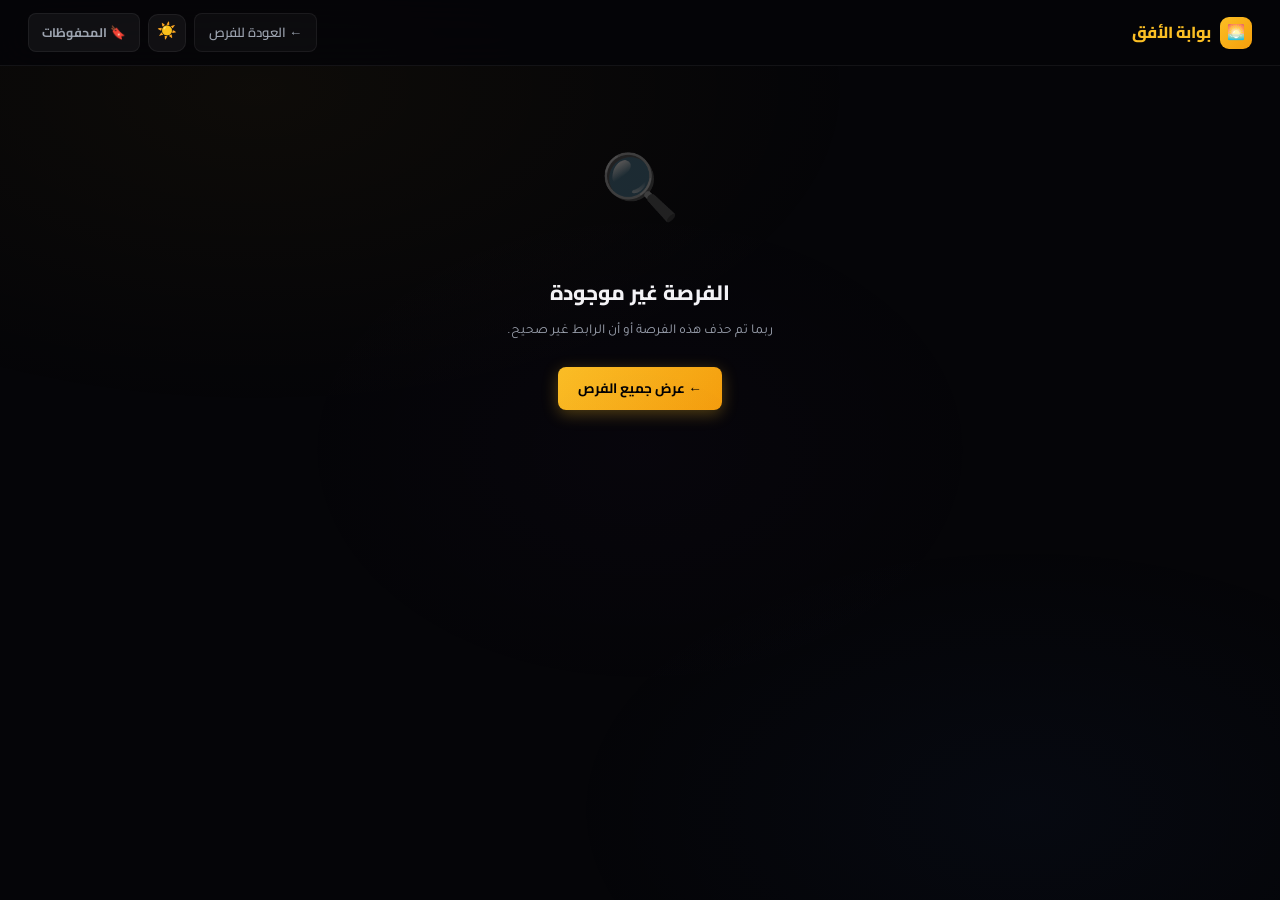
<file: opportunity-detail.html>
<!DOCTYPE html>
<html lang="ar" dir="rtl">
  <head>
	<meta charset="UTF-8"/>
	<meta name="viewport" content="width=device-width, initial-scale=1.0"/>
	<!-- Dynamic SEO — updated by JS after data loads -->
	<title>تفاصيل الفرصة | بوابة الأفق</title>
	<meta name="description" content="اكتشف أفضل الفرص الدولية — منح دراسية، تدريبات، ومسابقات عبر بوابة الأفق"/>
	<meta name="robots" content="index, follow"/>
	<!-- Open Graph -->
	<meta property="og:type"        content="article"/>
	<meta property="og:site_name"   content="بوابة الأفق | Horizon Gate"/>
	<meta property="og:locale"      content="ar_DZ"/>
	<meta property="og:title"       content="تفاصيل الفرصة | بوابة الأفق"/>
	<meta property="og:description" content="اكتشف أفضل الفرص الدولية على بوابة الأفق"/>
	<meta property="og:image"       content=""/>
	<!-- Twitter -->
	<meta name="twitter:card"        content="summary_large_image"/>
	<meta name="twitter:title"       content="تفاصيل الفرصة | بوابة الأفق"/>
	<meta name="twitter:description" content="اكتشف أفضل الفرص الدولية على بوابة الأفق"/>
	<meta name="twitter:image"       content=""/>
	<!-- Canonical -->
	<link rel="canonical" href=""/>
	<meta name="theme-color" content="#050508"/>
	<link rel="preconnect" href="https://fonts.googleapis.com"/>
	<link rel="preconnect" href="https://fonts.gstatic.com" crossorigin/>
	<link href="https://fonts.googleapis.com/css2?family=Cairo:wght@300;400;500;600;700;900&family=Tajawal:wght@300;400;500;700;800&display=swap" rel="stylesheet"/>
	<link rel="stylesheet" href="css/style.css"/>
<style>
  /* ── Detail page ── */
  .detail-nav {
    position:sticky;top:0;z-index:50;
    background:rgba(5,5,8,0.9);backdrop-filter:blur(20px);
    border-bottom:1px solid var(--card-border);
    padding:13px 28px;display:flex;align-items:center;
    justify-content:space-between;gap:12px;flex-wrap:wrap;
  }
  [data-theme="light"] .detail-nav { background:rgba(245,245,247,0.92); }

  .detail-nav-logo {
    display:flex;align-items:center;gap:9px;
    font-family:'Cairo',sans-serif;font-size:1rem;font-weight:800;
    color:var(--gold);text-decoration:none;
  }
  .detail-nav-logo-icon {
    width:32px;height:32px;background:linear-gradient(135deg,#fbbf24,#f59e0b);
    border-radius:9px;display:flex;align-items:center;justify-content:center;font-size:0.9rem;
  }
  .detail-nav-actions { display:flex;gap:8px;align-items:center; }

  /* Hero Banner */
  .detail-hero {
    position:relative;overflow:hidden;
    min-height:260px;display:flex;align-items:flex-end;
    padding:32px 28px 28px;
  }
  .detail-hero-bg {
    position:absolute;inset:0;z-index:0;
    background:linear-gradient(135deg,var(--bg-surface),var(--bg-main));
  }
  .detail-hero-img {
    position:absolute;inset:0;z-index:1;
    object-fit:cover;width:100%;height:100%;opacity:0.18;
    transition:opacity 0.4s;
  }
  .detail-hero-overlay {
    position:absolute;inset:0;z-index:2;
    background:linear-gradient(to top,rgba(5,5,8,0.96) 0%,rgba(5,5,8,0.3) 100%);
  }
  [data-theme="light"] .detail-hero-overlay {
    background:linear-gradient(to top,rgba(245,245,247,0.97) 0%,rgba(245,245,247,0.4) 100%);
  }
  .detail-hero-content { position:relative;z-index:3;width:100%;max-width:820px;margin:0 auto; }

  .detail-breadcrumb {
    font-size:0.75rem;color:var(--text-muted);font-family:'Cairo',sans-serif;
    display:flex;align-items:center;gap:6px;margin-bottom:14px;flex-wrap:wrap;
  }
  .detail-breadcrumb a { color:var(--text-muted);text-decoration:none; }
  .detail-breadcrumb a:hover { color:var(--gold); }

  .detail-badges { display:flex;gap:8px;flex-wrap:wrap;margin-bottom:14px; }
  .detail-type-badge {
    font-family:'Cairo',sans-serif;font-size:0.75rem;font-weight:700;
    padding:4px 12px;border-radius:999px;color:#000;
  }
  .detail-title {
    font-family:'Cairo',sans-serif;
    font-size:clamp(1.4rem,4vw,2rem);font-weight:900;
    color:var(--text-main);line-height:1.25;margin-bottom:14px;
  }
  .detail-meta-row {
    display:flex;gap:16px;flex-wrap:wrap;align-items:center;
    font-size:0.82rem;color:var(--text-muted);
  }
  .detail-meta-item { display:flex;align-items:center;gap:5px; }

  /* Main layout */
  .detail-layout {
    max-width:1000px;margin:0 auto;padding:32px 24px 60px;
    display:grid;grid-template-columns:1fr 300px;gap:28px;
  }
  @media(max-width:768px){ .detail-layout{grid-template-columns:1fr;} }

  /* Left — content */
  .detail-body { display:flex;flex-direction:column;gap:24px; }

  .detail-section {
    background:var(--glass-bg);
    border:1px solid var(--card-border);
    border-radius:var(--radius-lg);padding:24px;
  }
  .detail-section-title {
    font-family:'Cairo',sans-serif;font-size:0.9rem;font-weight:800;
    color:var(--gold);margin-bottom:14px;display:flex;align-items:center;gap:8px;
    padding-bottom:10px;border-bottom:1px solid var(--card-border);
  }
  .detail-desc-text {
    font-size:0.9rem;color:var(--text-muted);line-height:2;white-space:pre-line;
  }

  /* Countdown big */
  .countdown-big {
    text-align:center;padding:24px;
    background:var(--glass-bg);border:1px solid var(--card-border);
    border-radius:var(--radius-lg);
  }
  .countdown-big .cd-num {
    font-family:'Cairo',sans-serif;
    font-size:3rem;font-weight:900;line-height:1;
    display:block;margin-bottom:4px;
  }
  .countdown-big .cd-label {
    font-size:0.78rem;color:var(--text-muted);font-family:'Cairo',sans-serif;
  }
  .countdown-big.cd-urgent .cd-num { color:#f87171;animation:cdBig 1.2s infinite; }
  .countdown-big.cd-soon   .cd-num { color:var(--gold); }
  .countdown-big.cd-active .cd-num { color:#34d399; }
  .countdown-big.cd-expired .cd-num { color:var(--text-subtle); }
  @keyframes cdBig { 0%,100%{opacity:1} 50%{opacity:0.5} }

  /* Sidebar */
  .detail-sidebar { display:flex;flex-direction:column;gap:18px; }

  .sidebar-card {
    background:var(--glass-bg);border:1px solid var(--card-border);
    border-radius:var(--radius-lg);padding:20px;
  }
  .sidebar-card-title {
    font-family:'Cairo',sans-serif;font-size:0.8rem;font-weight:700;
    color:var(--text-muted);margin-bottom:14px;text-transform:uppercase;
    letter-spacing:0.06em;
  }

  /* Apply big btn */
  .btn-apply-big {
    display:flex;align-items:center;justify-content:center;gap:8px;
    background:linear-gradient(135deg,#fbbf24,#f59e0b);
    color:#000;font-family:'Cairo',sans-serif;font-weight:800;font-size:1rem;
    padding:15px 20px;border-radius:12px;border:none;cursor:pointer;
    width:100%;text-decoration:none;
    box-shadow:0 0 24px rgba(251,191,36,0.25);
    transition:all 0.3s ease;
  }
  .btn-apply-big:hover { transform:translateY(-2px);box-shadow:0 0 40px rgba(251,191,36,0.4); }
  .btn-apply-big.disabled {
    background:rgba(75,85,99,0.2);color:var(--text-subtle);
    box-shadow:none;cursor:not-allowed;
  }

  /* Share buttons */
  .share-row { display:flex;flex-direction:column;gap:9px; }
  .btn-share {
    display:flex;align-items:center;gap:9px;
    padding:10px 14px;border-radius:10px;border:1px solid var(--card-border);
    background:rgba(255,255,255,0.03);color:var(--text-muted);
    font-size:0.82rem;font-family:'Cairo',sans-serif;font-weight:600;
    cursor:pointer;transition:all 0.2s;text-align:right;
  }
  .btn-share.wa  { color:#25d366; } .btn-share.wa:hover  { border-color:rgba(37,211,102,0.4);background:rgba(37,211,102,0.07); }
  .btn-share.tg  { color:#229ed9; } .btn-share.tg:hover  { border-color:rgba(34,158,217,0.4);background:rgba(34,158,217,0.07); }
  .btn-share.cp  { color:var(--accent-blue); } .btn-share.cp:hover { border-color:rgba(59,130,246,0.4);background:rgba(59,130,246,0.07); }

  /* Save + remind row */
  .action-row { display:flex;gap:9px; }
  .btn-action {
    flex:1;display:flex;flex-direction:column;align-items:center;gap:4px;
    padding:12px 8px;border-radius:10px;border:1px solid var(--card-border);
    background:rgba(255,255,255,0.03);color:var(--text-muted);
    font-size:0.72rem;font-family:'Cairo',sans-serif;font-weight:600;
    cursor:pointer;transition:all 0.25s;
  }
  .btn-action .btn-action-icon { font-size:1.2rem; }
  .btn-action:hover { background:rgba(255,255,255,0.06); }
  .btn-action.saved     { border-color:rgba(251,191,36,0.4);color:var(--gold);background:var(--gold-dim); }
  .btn-action.reminded  { border-color:rgba(239,68,68,0.4);color:#f87171;background:rgba(239,68,68,0.08); }

  /* Detail info list */
  .info-list { display:flex;flex-direction:column;gap:10px; }
  .info-row {
    display:flex;justify-content:space-between;align-items:flex-start;gap:12px;
    font-size:0.82rem;padding-bottom:10px;border-bottom:1px solid var(--card-border);
  }
  .info-row:last-child { border-bottom:none;padding-bottom:0; }
  .info-label { color:var(--text-muted);font-family:'Cairo',sans-serif;flex-shrink:0; }
  .info-value { color:var(--text-main);font-family:'Cairo',sans-serif;font-weight:600;text-align:left; }

  /* Not found */
  .not-found {
    max-width:500px;margin:80px auto;text-align:center;padding:0 24px;
  }
  .not-found .nf-icon { font-size:4rem;display:block;margin-bottom:20px;opacity:0.3; }
  .not-found h2 { font-family:'Cairo',sans-serif;font-size:1.3rem;font-weight:800;margin-bottom:10px; }
  .not-found p  { font-size:0.85rem;color:var(--text-muted);margin-bottom:24px; }

  /* ── Applicants Counter ── */
  .applicants-bar {
    display:flex;align-items:center;gap:10px;
    background:rgba(59,130,246,0.06);border:1px solid rgba(59,130,246,0.18);
    border-radius:12px;padding:14px 18px;
  }
  .applicants-icon { font-size:1.4rem; }
  .applicants-num  {
    font-family:'Cairo',sans-serif;font-size:1.6rem;font-weight:900;
    color:#60a5fa;line-height:1;
  }
  .applicants-label { font-size:0.78rem;color:var(--text-muted);font-family:'Cairo',sans-serif; }

  .btn-applied {
    display:flex;align-items:center;justify-content:center;gap:8px;
    background:linear-gradient(135deg,#3b82f6,#2563eb);
    color:#fff;font-family:'Cairo',sans-serif;font-weight:800;font-size:0.95rem;
    padding:13px 20px;border-radius:12px;border:none;cursor:pointer;
    width:100%;transition:all 0.3s;margin-top:10px;
    box-shadow:0 0 20px rgba(59,130,246,0.25);
  }
  .btn-applied:hover { transform:translateY(-2px);box-shadow:0 0 32px rgba(59,130,246,0.4); }
  .btn-applied.done {
    background:rgba(16,185,129,0.12);border:1px solid rgba(16,185,129,0.3);
    color:#34d399;box-shadow:none;cursor:default;
  }
  .btn-applied.done:hover { transform:none; }

  /* ── Reviews Section ── */
  .reviews-summary {
    display:flex;align-items:center;gap:16px;
    padding-bottom:18px;border-bottom:1px solid var(--card-border);margin-bottom:18px;
  }
  .avg-num {
    font-family:'Cairo',sans-serif;font-size:2.8rem;font-weight:900;
    color:var(--gold);line-height:1;
  }
  .avg-stars { font-size:1.1rem;letter-spacing:2px;color:#fbbf24; }
  .avg-count { font-size:0.78rem;color:var(--text-muted);font-family:'Cairo',sans-serif;margin-top:3px; }

  .rating-bars { flex:1; }
  .rbar-row {
    display:flex;align-items:center;gap:8px;margin-bottom:5px;font-size:0.72rem;
    color:var(--text-muted);font-family:'Cairo',sans-serif;
  }
  .rbar-label { width:14px;text-align:center; }
  .rbar-track { flex:1;height:5px;background:rgba(255,255,255,0.06);border-radius:999px;overflow:hidden; }
  .rbar-fill  { height:100%;background:#fbbf24;border-radius:999px;transition:width 0.5s ease; }
  .rbar-cnt   { width:20px;text-align:left; }

  /* Stars input */
  .star-input-row {
    display:flex;flex-direction:row-reverse;justify-content:flex-end;
    gap:4px;margin-bottom:12px;
  }
  .star-inp {
    font-size:1.6rem;cursor:pointer;color:rgba(255,255,255,0.15);
    background:none;border:none;padding:2px;transition:color 0.15s;line-height:1;
  }
  .star-inp:hover,.star-inp:hover ~ .star-inp,.star-inp.sel { color:#fbbf24; }

  /* Review card */
  .review-card {
    background:rgba(255,255,255,0.02);border:1px solid var(--card-border);
    border-radius:12px;padding:14px 16px;margin-bottom:10px;
    animation:cardIn 0.3s ease both;
  }
  .review-header { display:flex;align-items:center;justify-content:space-between;margin-bottom:8px; }
  .review-stars  { color:#fbbf24;font-size:0.85rem;letter-spacing:1px; }
  .review-date   { font-size:0.72rem;color:var(--text-subtle);font-family:'Cairo',sans-serif; }
  .review-text   { font-size:0.83rem;color:var(--text-muted);line-height:1.7;font-family:'Tajawal',sans-serif; }
  .review-del    {
    background:none;border:none;color:rgba(239,68,68,0.4);cursor:pointer;
    font-size:0.75rem;padding:2px 6px;border-radius:6px;transition:all 0.2s;
    font-family:'Cairo',sans-serif;
  }
  .review-del:hover { background:rgba(239,68,68,0.1);color:#f87171; }

  /* Notif banner */
  .notif-banner {
    display:flex;align-items:center;gap:10px;
    background:rgba(168,85,247,0.08);border:1px solid rgba(168,85,247,0.22);
    border-radius:12px;padding:12px 16px;font-size:0.8rem;
    color:#c084fc;font-family:'Cairo',sans-serif;cursor:pointer;
    transition:all 0.2s;
  }
  .notif-banner:hover { background:rgba(168,85,247,0.14); }
  .notif-banner.granted {
    background:rgba(16,185,129,0.08);border-color:rgba(16,185,129,0.22);color:#34d399;cursor:default;
  }
</style>
  </head>
  <body>
	<div class="bg-mesh"></div>
	<div id="toast-container"></div>

	<!-- NAV -->
	<nav class="detail-nav">
	  <a href="index.html" class="detail-nav-logo">
		<div class="detail-nav-logo-icon">🌅</div>
		بوابة الأفق
	  </a>
	  <div class="detail-nav-actions">
		<a href="opportunities.html" class="nav-link" style="font-size:0.82rem;padding:7px 14px;">← العودة للفرص</a>
		<button class="theme-toggle" id="themeToggle" title="تبديل الوضع">🌙</button>
		<a href="saved.html" style="position:relative;display:inline-flex;">
		  <button class="btn btn-secondary" style="font-size:0.78rem;padding:7px 13px;">🔖 المحفوظات</button>
		  <span class="reminder-badge" style="top:-5px;left:-5px;"></span>
		</a>
	  </div>
	</nav>

	<!-- CONTENT rendered by JS -->
	<div id="pageContent"></div>

	<script src="js/horizon-db.js"></script>
	<script src="js/app-advanced.js"></script>
<script>
// Init theme
const _theme = HorizonApp.initTheme();
document.getElementById('themeToggle').textContent = _theme === 'dark' ? '☀️' : '🌙';
document.getElementById('themeToggle').onclick = () => {
  const t = HorizonApp.toggleTheme();
  document.getElementById('themeToggle').textContent = t === 'dark' ? '☀️' : '🌙';
};
HorizonApp.updateReminderBadge();

// Get ID from URL
function getIdFromUrl() {
  const p = new URLSearchParams(location.search);
  return p.get('id') || '';
}

async function renderDetail() {
  const id   = getIdFromUrl();
  const item = id ? await HorizonDB.getById(id) : null;
  const page = document.getElementById('pageContent');

  if (!item) {
    page.innerHTML = `
    <div class="not-found">
      <span class="nf-icon">🔍</span>
      <h2>الفرصة غير موجودة</h2>
      <p>ربما تم حذف هذه الفرصة أو أن الرابط غير صحيح.</p>
      <a href="opportunities.html" class="btn btn-primary">← عرض جميع الفرص</a>
    </div>`;
    return;
  }

  const safe    = s => HorizonApp.sanitize(s||'');
  const expired = HorizonApp.isExpired(item.deadline);
  const cdClass = HorizonApp.getCountdownClass(item.deadline);
  const days    = HorizonApp.daysUntil(item.deadline);
  const cc      = HorizonApp.getCategoryColor(item.type);
  const isSaved = HorizonDB.isSaved(item.id);
  const isRem   = HorizonDB.isReminded(item.id);

  // Funding class
  let fClass='hzn-fund-none';
  if(item.funding==='ممولة بالكامل') fClass='hzn-fund-full';
  else if(item.funding==='ممولة جزئياً') fClass='hzn-fund-partial';

  // Countdown display
  let cdDisplay = '';
  if (expired) cdDisplay = `<span style="color:var(--text-subtle);">منتهية</span>`;
  else if (days === 0) cdDisplay = 'آخر يوم!';
  else if (days === 1) cdDisplay = '١';
  else cdDisplay = days;

  page.innerHTML = `
  <!-- HERO -->
  <div class="detail-hero">
    <div class="detail-hero-bg"></div>
    ${item.image ? `<img class="detail-hero-img" src="${safe(item.image)}" alt="" onerror="this.style.display='none'"/>` : ''}
    <div class="detail-hero-overlay"></div>
    <div class="detail-hero-content">
      <div class="detail-breadcrumb">
        <a href="index.html">الرئيسية</a> ›
        <a href="opportunities.html">الفرص</a> ›
        <span>${safe(item.type)}</span>
      </div>
      <div class="detail-badges">
        <span class="detail-type-badge" style="background:${cc};">${safe(item.type)}</span>
        <span class="hzn-fund-pill ${fClass}" style="font-size:0.73rem;padding:4px 12px;border-radius:999px;">${safe(item.funding)}</span>
      </div>
      <h1 class="detail-title">${safe(item.title)}</h1>
      <div class="detail-meta-row">
        <span class="detail-meta-item">🌍 ${safe(item.country)}</span>
        <span class="detail-meta-item">📅 ${HorizonApp.formatDate(item.deadline)}</span>
        <span class="detail-meta-item">🗓️ أُضيفت ${HorizonApp.formatDate(item.createdAt)}</span>
      </div>
    </div>
  </div>

  <!-- LAYOUT -->
  <div class="detail-layout">

    <!-- LEFT -->
    <div class="detail-body">
      <div class="detail-section">
        <div class="detail-section-title">📋 وصف الفرصة</div>
        <div class="detail-desc-text">${safe(item.desc)}</div>
      </div>

      <div class="detail-section">
        <div class="detail-section-title">ℹ️ معلومات أساسية</div>
        <div class="info-list">
          <div class="info-row">
            <span class="info-label">نوع الفرصة</span>
            <span class="info-value" style="color:${cc};">${safe(item.type)}</span>
          </div>
          <div class="info-row">
            <span class="info-label">التمويل</span>
            <span class="info-value">${safe(item.funding)}</span>
          </div>
          <div class="info-row">
            <span class="info-label">دولة الاستضافة</span>
            <span class="info-value">${safe(item.country)}</span>
          </div>
          <div class="info-row">
            <span class="info-label">آخر موعد للتقديم</span>
            <span class="info-value" style="color:${expired?'var(--text-subtle)':days<=7?'#f87171':'#34d399'};">
              ${HorizonApp.formatDate(item.deadline)}
            </span>
          </div>
        </div>
      </div>

      ${Array.isArray(item.tags) && item.tags.length ? `
      <div class="detail-section">
        <div class="detail-section-title">🏷️ الوسوم</div>
        <div style="display:flex;gap:8px;flex-wrap:wrap;">
          ${item.tags.map(t => `
            <a href="opportunities.html?tag=${encodeURIComponent(t)}"
               style="display:inline-flex;align-items:center;gap:4px;
                      background:rgba(251,191,36,0.08);border:1px solid rgba(251,191,36,0.22);
                      border-radius:999px;padding:5px 14px;font-size:0.78rem;
                      color:#fbbf24;font-family:'Cairo',sans-serif;font-weight:600;
                      text-decoration:none;transition:all 0.2s;pointer-events:auto;">
              #${safe(t)}
            </a>`).join('')}
        </div>
      </div>` : ''}

      <!-- REVIEWS SECTION -->
      <div class="detail-section" id="reviewsSection">
        <div class="detail-section-title">⭐ التقييمات والتعليقات</div>

        <!-- Summary -->
        <div class="reviews-summary" id="reviewsSummary">
          <div style="text-align:center;">
            <div class="avg-num" id="avgNum">—</div>
            <div class="avg-stars" id="avgStars">☆☆☆☆☆</div>
            <div class="avg-count" id="avgCount">لا يوجد تقييم بعد</div>
          </div>
          <div class="rating-bars" id="ratingBars"></div>
        </div>

        <!-- Add Review Form -->
        <div style="margin-bottom:20px;">
          <div style="font-size:0.82rem;font-family:'Cairo',sans-serif;color:var(--text-muted);margin-bottom:10px;">أضف تقييمك:</div>
          <div class="star-input-row" id="starInputRow">
            <button class="star-inp" data-val="1">★</button>
            <button class="star-inp" data-val="2">★</button>
            <button class="star-inp" data-val="3">★</button>
            <button class="star-inp" data-val="4">★</button>
            <button class="star-inp" data-val="5">★</button>
          </div>
          <textarea id="reviewComment"
            style="width:100%;background:rgba(255,255,255,0.03);border:1px solid var(--card-border);
                   border-radius:10px;padding:11px 14px;color:var(--text-main);font-size:0.85rem;
                   outline:none;resize:vertical;min-height:80px;font-family:'Tajawal',sans-serif;
                   transition:all 0.2s;margin-bottom:10px;"
            placeholder="شاركنا رأيك في هذه الفرصة..."></textarea>
          <button class="btn btn-primary" style="width:100%;padding:11px;" onclick="submitReview()">
            إرسال التقييم ✦
          </button>
        </div>

        <!-- Reviews List -->
        <div id="reviewsList"></div>
      </div>
    </div>

    <!-- SIDEBAR -->
    <div class="detail-sidebar">

      <!-- Countdown -->
      <div class="countdown-big cd-${cdClass}">
        <span class="cd-num">${expired ? '🔒' : cdDisplay}</span>
        <span class="cd-label">${expired ? 'انتهى موعد التقديم' : days===0 ? 'آخر يوم للتقديم!' : 'يوم متبقي للتقديم'}</span>
      </div>

      <!-- Apply + Applied counter -->
      <div class="sidebar-card" style="padding:16px;">
        ${!expired
          ? `<a href="${safe(item.url)}" target="_blank" rel="noopener noreferrer"
               class="btn-apply-big" onclick="handleApply()">
               🚀 تقدم للفرصة الآن
             </a>`
          : `<div class="btn-apply-big disabled">🔒 انتهى موعد التقديم</div>`
        }
        <button class="btn-applied ${HorizonDB.hasApplied(item.id)?'done':''}"
                id="appliedBtn" onclick="handleApplied()">
          ${HorizonDB.hasApplied(item.id) ? '✓ تقدمت لهذه الفرصة' : '✋ سجّل أنك تقدمت'}
        </button>
        <div class="applicants-bar" style="margin-top:10px;">
          <span class="applicants-icon">👥</span>
          <div>
            <div class="applicants-num" id="applicantsNum">${item.applicants || 0}</div>
            <div class="applicants-label">تقدموا لهذه الفرصة</div>
          </div>
        </div>
      </div>

      <!-- Notification Banner -->
      <div id="notifBanner" class="notif-banner" onclick="requestNotifPermission()">
        🔔 <span id="notifText">فعّل الإشعارات لتذكيرك قبل انتهاء الموعد</span>
      </div>

      <!-- Save + Remind -->
      <div class="sidebar-card" style="padding:16px;">
        <div class="action-row">
          <button class="btn-action ${isSaved?'saved':''}" id="saveBtn" onclick="handleSave()">
            <span class="btn-action-icon">${isSaved?'🔖':'🔖'}</span>
            <span id="saveBtnLabel">${isSaved?'محفوظة':'احفظ'}</span>
          </button>
          <button class="btn-action ${isRem?'reminded':''}" id="remBtn" onclick="handleRemind()">
            <span class="btn-action-icon">🔔</span>
            <span id="remBtnLabel">${isRem?'مُذكِّر':'ذكّرني'}</span>
          </button>
        </div>
      </div>

      <!-- Share -->
      <div class="sidebar-card">
        <div class="sidebar-card-title">مشاركة الفرصة</div>
        <div class="share-row">
          <button class="btn-share wa" onclick="HorizonApp.shareWhatsApp(window._item)">
            <span>📱</span> مشاركة عبر واتساب
          </button>
          <button class="btn-share tg" onclick="HorizonApp.shareTelegram(window._item)">
            <span>✈️</span> مشاركة عبر تيليغرام
          </button>
          <button class="btn-share cp" onclick="handleCopy()">
            <span>🔗</span> <span id="copyLabel">نسخ الرابط</span>
          </button>
        </div>
      </div>

    </div>
  </div>`;

  // Store item globally for share functions
  window._item = item;

  // Update SEO meta tags dynamically
  updateSEO(item);
}

// ── Dynamic SEO Meta Tags ─────────────────────────────────────
function updateSEO(item) {
  if (!item) return;
  const safe  = s => HorizonApp.sanitize(s||'');
  const desc  = `${safe(item.type)} في ${safe(item.country)} — ${safe(item.funding)}. آخر موعد للتقديم: ${HorizonApp.formatDate(item.deadline)}. ${safe(item.desc).slice(0,120)}`;
  const title = `${safe(item.title)} | بوابة الأفق`;
  const img   = item.image || '';
  const canon = `${location.origin}${location.pathname}?id=${item.id}`;

  // Page title
  document.title = title;

  // Helper to set/create meta
  const setMeta = (attr, val, content) => {
    let el = document.querySelector(`meta[${attr}="${val}"]`);
    if (!el) { el = document.createElement('meta'); el.setAttribute(attr, val); document.head.appendChild(el); }
    el.setAttribute('content', content);
  };

  setMeta('name',     'description',        desc);
  setMeta('name',     'keywords',           [item.type, item.country, item.funding, ...(item.tags||[])].join(', '));
  setMeta('property', 'og:title',           title);
  setMeta('property', 'og:description',     desc);
  setMeta('property', 'og:url',             canon);
  setMeta('property', 'og:image',           img);
  setMeta('name',     'twitter:title',      title);
  setMeta('name',     'twitter:description',desc);
  setMeta('name',     'twitter:image',      img);

  // Canonical
  let canonEl = document.querySelector('link[rel="canonical"]');
  if (!canonEl) { canonEl = document.createElement('link'); canonEl.rel='canonical'; document.head.appendChild(canonEl); }
  canonEl.href = canon;

  // JSON-LD Structured Data (Schema.org)
  let ldEl = document.getElementById('ld-json');
  if (!ldEl) { ldEl = document.createElement('script'); ldEl.id='ld-json'; ldEl.type='application/ld+json'; document.head.appendChild(ldEl); }
  ldEl.textContent = JSON.stringify({
    "@context": "https://schema.org",
    "@type":    "Event",
    "name":     item.title,
    "description": item.desc,
    "url":      item.url,
    "location": { "@type": "Place", "name": item.country },
    "endDate":  item.deadline,
    "organizer":{ "@type": "Organization", "name": "بوابة الأفق" },
    "offers":   { "@type": "Offer", "price": "0", "priceCurrency": "DZD",
                  "availability": HorizonApp.isExpired(item.deadline)
                    ? "https://schema.org/SoldOut"
                    : "https://schema.org/InStock" }
  });
}

// ── Actions ──────────────────────────────────────────────────
function handleSave() {
  const id      = getIdFromUrl();
  const nowSaved= HorizonDB.toggleSaved(id);
  document.getElementById('saveBtn').classList.toggle('saved', nowSaved);
  document.getElementById('saveBtnLabel').textContent = nowSaved ? 'محفوظة' : 'احفظ';
  showToast(nowSaved ? '🔖 تمت الإضافة للمحفوظات' : '✕ تمت الإزالة من المحفوظات', nowSaved?'success':'info');
}

function handleRemind() {
  const id    = getIdFromUrl();
  const nowR  = HorizonDB.toggleReminder(id);
  document.getElementById('remBtn').classList.toggle('reminded', nowR);
  document.getElementById('remBtnLabel').textContent = nowR ? 'مُذكِّر' : 'ذكّرني';
  HorizonApp.updateReminderBadge();
  showToast(nowR ? '🔔 أُضيف للتذكيرات' : '🔕 أُزيل من التذكيرات', nowR?'success':'info');
}

function handleCopy() {
  const item = window._item;
  if (!item) return;
  navigator.clipboard?.writeText(item.url).then(() => {
    document.getElementById('copyLabel').textContent = '✓ تم النسخ!';
    setTimeout(() => document.getElementById('copyLabel').textContent = 'نسخ الرابط', 2000);
  });
}

// ── Applied / Applicants ─────────────────────────────────────
function handleApply() {
  // فقط يفتح الرابط — التسجيل يتم بزر منفصل
}

async function handleApplied() {
  const id  = getIdFromUrl();
  const btn = document.getElementById('appliedBtn');
  if (HorizonDB.hasApplied(id)) return; // سبق التسجيل

  const registered = await HorizonDB.registerApply(id);
  if (registered) {
    btn.textContent = '✓ تقدمت لهذه الفرصة';
    btn.classList.add('done');
    // تحديث العداد في الواجهة
    const newCount = parseInt(document.getElementById('applicantsNum').textContent || '0') + 1;
    document.getElementById('applicantsNum').textContent = newCount;
    showToast('✦ تم تسجيل تقدمك بنجاح', 'success');
  }
}

// ── Browser Notifications ────────────────────────────────────
function initNotifBanner() {
  const banner = document.getElementById('notifBanner');
  if (!banner) return;
  if (!('Notification' in window)) { banner.style.display='none'; return; }
  if (Notification.permission === 'granted') {
    banner.className = 'notif-banner granted';
    document.getElementById('notifText').textContent = '✓ الإشعارات مفعّلة';
    banner.onclick = null;
  } else if (Notification.permission === 'denied') {
    banner.style.display = 'none';
  }
}

async function requestNotifPermission() {
  if (!('Notification' in window)) return;
  const perm = await Notification.requestPermission();
  if (perm === 'granted') {
    document.getElementById('notifBanner').className = 'notif-banner granted';
    document.getElementById('notifText').textContent = '✓ الإشعارات مفعّلة';
    document.getElementById('notifBanner').onclick = null;
    scheduleReminders();
    showToast('🔔 سيصلك تنبيه قبل 3 أيام و يوم من الموعد', 'success');
  } else {
    showToast('⚠️ لم يتم السماح بالإشعارات', 'warning');
  }
}

function scheduleReminders() {
  // نتحقق من التذكيرات المحلية ونرسل إشعار للفرص القريبة
  const ids = HorizonDB.getReminderIds();
  if (!ids.length || !window._item) return;
  const item = window._item;
  if (!ids.includes(item.id)) return;

  const days = HorizonApp.daysUntil(item.deadline);
  if (days === 3 || days === 1 || days === 0) {
    const label = days === 0 ? 'آخر يوم!' : `باقي ${days} ${days===1?'يوم':'أيام'}`;
    new Notification(`⏰ ${item.title}`, {
      body: `${label} على انتهاء موعد التقديم`,
      icon: './icons/icon-192.png',
      tag:  `reminder-${item.id}`,
    });
  }
}

// ── Reviews ───────────────────────────────────────────────────
let _selectedRating = 0;

function initStars() {
  const stars = document.querySelectorAll('.star-inp');
  if (!stars.length) return;
  stars.forEach(star => {
    star.addEventListener('click', () => {
      _selectedRating = parseInt(star.dataset.val);
      stars.forEach(s => {
        s.classList.toggle('sel', parseInt(s.dataset.val) <= _selectedRating);
      });
    });
  });
}

async function loadReviews() {
  const id = getIdFromUrl();
  try {
    const reviews = await HorizonDB.getReviews(id);
    renderReviewsList(reviews);
    renderReviewsSummary(reviews);
  } catch (e) {
    console.warn('loadReviews:', e.message);
  }
}

function renderReviewsSummary(reviews) {
  if (!reviews.length) return;
  const sum = reviews.reduce((a,r)=>a+r.rating,0);
  const avg = Math.round((sum/reviews.length)*10)/10;
  const count = reviews.length;

  document.getElementById('avgNum').textContent  = avg.toFixed(1);
  document.getElementById('avgStars').textContent = '★'.repeat(Math.round(avg)) + '☆'.repeat(5-Math.round(avg));
  document.getElementById('avgCount').textContent = `${count} تقييم`;

  // Rating bars
  const bars = document.getElementById('ratingBars');
  bars.innerHTML = [5,4,3,2,1].map(n => {
    const cnt = reviews.filter(r=>r.rating===n).length;
    const pct = count ? Math.round((cnt/count)*100) : 0;
    return `<div class="rbar-row">
      <span class="rbar-label">${n}</span>
      <div class="rbar-track"><div class="rbar-fill" style="width:${pct}%"></div></div>
      <span class="rbar-cnt">${cnt}</span>
    </div>`;
  }).join('');
}

function renderReviewsList(reviews) {
  const list = document.getElementById('reviewsList');
  if (!list) return;
  if (!reviews.length) {
    list.innerHTML = `<div style="text-align:center;padding:20px;font-size:0.82rem;color:var(--text-subtle);font-family:'Cairo',sans-serif;">
      لا توجد تعليقات بعد — كن أول من يقيّم هذه الفرصة!
    </div>`;
    return;
  }
  list.innerHTML = reviews.map(r => `
    <div class="review-card">
      <div class="review-header">
        <span class="review-stars">${'★'.repeat(r.rating)}${'☆'.repeat(5-r.rating)}</span>
        <div style="display:flex;align-items:center;gap:8px;">
          <span class="review-date">${HorizonApp.formatDate(r.created_at)}</span>
          ${sessionStorage.getItem('admin_authenticated')==='true'
            ? `<button class="review-del" onclick="deleteReview('${r.id}')">حذف</button>`
            : ''}
        </div>
      </div>
      <div class="review-text">${HorizonApp.sanitize(r.comment)}</div>
    </div>`).join('');
}

async function submitReview() {
  if (!_selectedRating) { showToast('⚠️ اختر عدد النجوم أولاً', 'warning'); return; }
  const comment = document.getElementById('reviewComment')?.value.trim();
  if (!comment) { showToast('⚠️ اكتب تعليقاً', 'warning'); return; }
  if (comment.length < 5) { showToast('⚠️ التعليق قصير جداً', 'warning'); return; }

  try {
    await HorizonDB.addReview(getIdFromUrl(), _selectedRating, comment);
    document.getElementById('reviewComment').value = '';
    _selectedRating = 0;
    document.querySelectorAll('.star-inp').forEach(s=>s.classList.remove('sel'));
    await loadReviews();
    showToast('✦ تم إرسال تقييمك، شكراً!', 'success');
  } catch (e) {
    showToast('✕ فشل الإرسال: ' + e.message, 'error');
  }
}

async function deleteReview(reviewId) {
  try {
    await HorizonDB.deleteReview(reviewId);
    await loadReviews();
    showToast('✓ تم حذف التعليق', 'info');
  } catch (e) {
    showToast('✕ فشل الحذف', 'error');
  }
}

function showToast(message, type='info') {
  const c = document.getElementById('toast-container');
  const t = document.createElement('div');
  t.className=`toast ${type}`; t.textContent=message; c.appendChild(t);
  setTimeout(()=>{ t.style.animation='toastOut 0.3s ease forwards'; setTimeout(()=>t.remove(),300); },3000);
}

// Boot
async function boot() {
  await renderDetail();
  initStars();
  await loadReviews();
  initNotifBanner();
  scheduleReminders();
}

document.addEventListener('DOMContentLoaded', boot);
if (document.readyState !== 'loading') boot();
</script>
  </body>
</html>
</file>
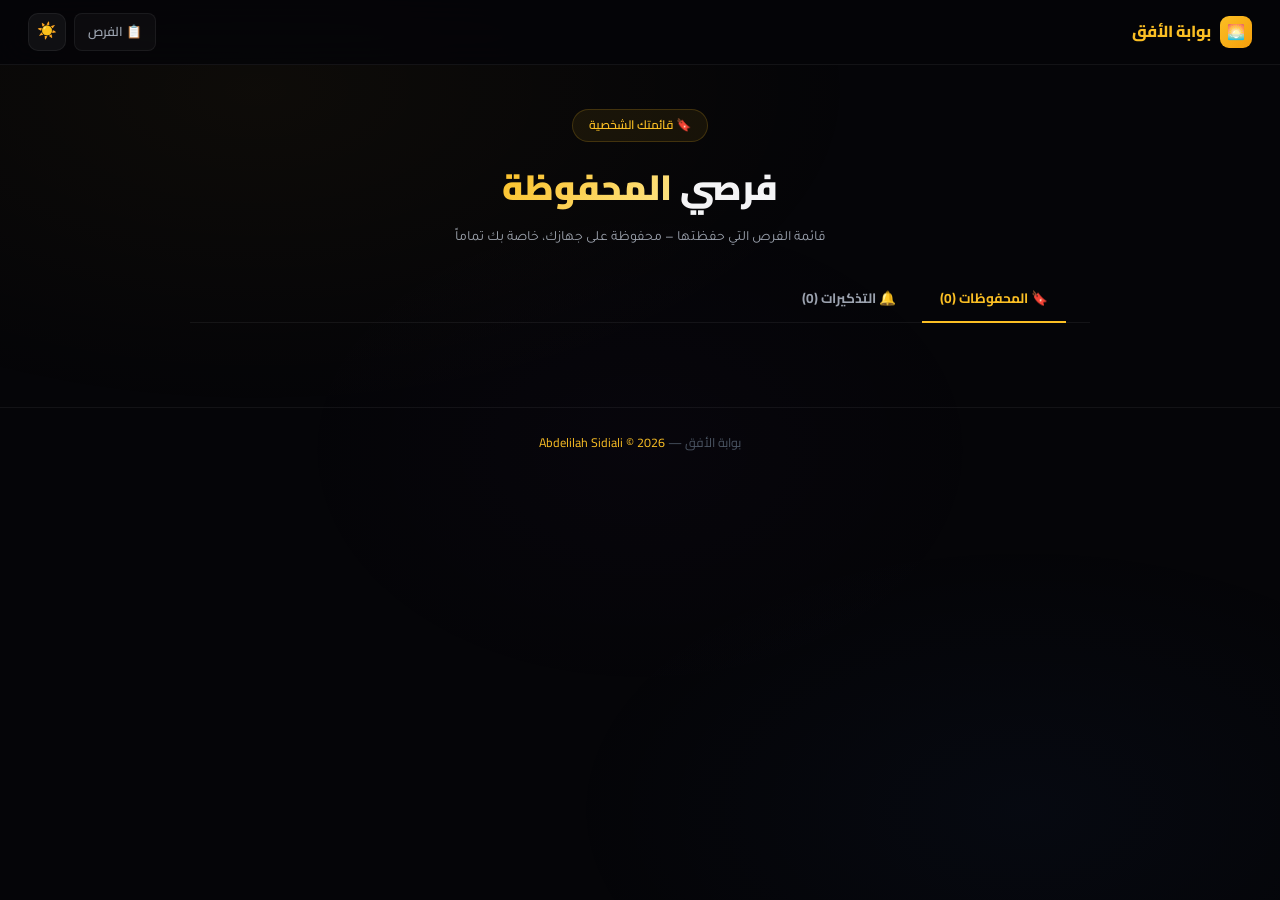
<file: saved.html>
<!DOCTYPE html>
<html lang="ar" dir="rtl">
  <head>
	<meta charset="UTF-8"/>
	<meta name="viewport" content="width=device-width, initial-scale=1.0"/>
	<title>فرصي المحفوظة | بوابة الأفق</title>
	<meta name="theme-color" content="#050508"/>
	<link rel="preconnect" href="https://fonts.googleapis.com"/>
	<link rel="preconnect" href="https://fonts.gstatic.com" crossorigin/>
	<link href="https://fonts.googleapis.com/css2?family=Cairo:wght@300;400;500;600;700;900&family=Tajawal:wght@300;400;500;700;800&display=swap" rel="stylesheet"/>
	<link rel="stylesheet" href="css/style.css"/>
<style>
  .saved-nav {
    position:sticky;top:0;z-index:50;
    background:rgba(5,5,8,0.9);backdrop-filter:blur(20px);
    border-bottom:1px solid var(--card-border);
    padding:13px 28px;display:flex;align-items:center;
    justify-content:space-between;gap:12px;flex-wrap:wrap;
  }
  [data-theme="light"] .saved-nav { background:rgba(245,245,247,0.92); }

  .saved-nav-logo {
    display:flex;align-items:center;gap:9px;
    font-family:'Cairo',sans-serif;font-size:1rem;font-weight:800;
    color:var(--gold);text-decoration:none;
  }
  .saved-nav-logo-icon {
    width:32px;height:32px;background:linear-gradient(135deg,#fbbf24,#f59e0b);
    border-radius:9px;display:flex;align-items:center;justify-content:center;font-size:0.9rem;
  }

  /* Header */
  .saved-header {
    max-width:900px;margin:0 auto;padding:44px 24px 24px;text-align:center;
  }
  .saved-eyebrow {
    display:inline-flex;align-items:center;gap:7px;
    background:rgba(251,191,36,0.07);border:1px solid rgba(251,191,36,0.18);
    border-radius:999px;padding:5px 16px;font-size:0.76rem;color:var(--gold);
    font-family:'Cairo',sans-serif;font-weight:600;margin-bottom:16px;
  }
  .saved-title {
    font-family:'Cairo',sans-serif;font-size:clamp(1.6rem,4vw,2.2rem);
    font-weight:900;color:var(--text-main);margin-bottom:8px;
  }
  .saved-title span {
    background:linear-gradient(135deg,#fbbf24,#fde68a);
    -webkit-background-clip:text;-webkit-text-fill-color:transparent;background-clip:text;
  }
  .saved-sub { font-size:0.88rem;color:var(--text-muted);line-height:1.8; }

  /* Tabs */
  .saved-tabs {
    max-width:900px;margin:0 auto 24px;padding:0 24px;
    display:flex;gap:8px;border-bottom:1px solid var(--card-border);
  }
  .saved-tab {
    padding:10px 18px;font-family:'Cairo',sans-serif;font-size:0.85rem;
    font-weight:700;color:var(--text-muted);cursor:pointer;border:none;
    background:none;border-bottom:2px solid transparent;transition:all 0.2s;margin-bottom:-1px;
  }
  .saved-tab.active { color:var(--gold);border-bottom-color:var(--gold); }
  .saved-tab:hover  { color:var(--text-main); }

  /* Grid */
  .saved-grid {
    max-width:900px;margin:0 auto;padding:0 24px 60px;
    display:grid;grid-template-columns:repeat(auto-fill,minmax(280px,1fr));gap:18px;
    position:relative;z-index:10;
  }

  /* Card */
  .saved-card {
    background:var(--glass-bg);
    border:1px solid var(--card-border);
    border-radius:var(--radius-lg);padding:18px;
    display:flex;flex-direction:column;gap:12px;
    transition:all 0.3s ease;position:relative;
    animation:cardIn 0.4s ease both;
  }
  .saved-card:hover {
    border-color:var(--card-border-hover);transform:translateY(-3px);
    box-shadow:var(--shadow-gold);
  }
  .saved-card.is-expired { opacity:0.5;filter:saturate(0.3); }

  /* Remove btn */
  .saved-remove-btn {
    position:absolute;top:12px;left:12px;
    width:28px;height:28px;border-radius:8px;
    background:rgba(239,68,68,0.1);border:1px solid rgba(239,68,68,0.2);
    color:#f87171;font-size:0.8rem;cursor:pointer;
    display:flex;align-items:center;justify-content:center;
    transition:all 0.2s;opacity:0;
  }
  .saved-card:hover .saved-remove-btn { opacity:1; }
  .saved-remove-btn:hover { background:rgba(239,68,68,0.25);border-color:rgba(239,68,68,0.5); }

  /* Reminder chip */
  .reminded-chip {
    display:inline-flex;align-items:center;gap:4px;
    font-size:0.68rem;font-family:'Cairo',sans-serif;font-weight:600;
    padding:2px 8px;border-radius:999px;
    background:rgba(239,68,68,0.08);border:1px solid rgba(239,68,68,0.2);
    color:#f87171;
  }

  /* Countdown */
  .hzn-cd {
    font-family:'Cairo',sans-serif;font-size:0.72rem;font-weight:700;
    padding:4px 11px;border-radius:999px;
  }
  .hzn-cd.cd-active  { background:rgba(16,185,129,0.1);color:#34d399;border:1px solid rgba(16,185,129,0.22); }
  .hzn-cd.cd-soon    { background:rgba(251,191,36,0.1);color:var(--gold);border:1px solid rgba(251,191,36,0.25); }
  .hzn-cd.cd-urgent  { background:rgba(239,68,68,0.1);color:#f87171;border:1px solid rgba(239,68,68,0.28);animation:cdPulse 1.4s infinite; }
  .hzn-cd.cd-expired { background:rgba(75,85,99,0.12);color:#4b5563;border:1px solid rgba(75,85,99,0.18); }
  @keyframes cdPulse{0%,100%{opacity:1}50%{opacity:0.55}}

  /* Empty */
  .saved-empty {
    grid-column:1/-1;text-align:center;padding:80px 20px;color:var(--text-muted);
  }
  .saved-empty .ei { font-size:3.5rem;display:block;margin-bottom:16px;opacity:0.3; }
  .saved-empty h3  { font-family:'Cairo',sans-serif;font-size:1.1rem;font-weight:700;margin-bottom:8px; }
  .saved-empty p   { font-size:0.82rem;margin-bottom:20px; }

  /* Funding pills */
  .hzn-fund-pill { font-family:'Cairo',sans-serif;font-size:0.68rem;font-weight:600;padding:3px 10px;border-radius:999px; }
  .hzn-fund-full    { background:rgba(16,185,129,0.12);border:1px solid rgba(16,185,129,0.28);color:#34d399; }
  .hzn-fund-partial { background:rgba(59,130,246,0.1);border:1px solid rgba(59,130,246,0.28);color:#60a5fa; }
  .hzn-fund-none    { background:rgba(156,163,175,0.08);border:1px solid rgba(156,163,175,0.18);color:#9ca3af; }

  @media(max-width:640px){
    .saved-grid{grid-template-columns:1fr;padding:0 16px 60px;}
    .saved-nav{padding:12px 16px;}
  }
</style>
  </head>
  <body>
	<div class="bg-mesh"></div>
	<div id="toast-container"></div>

	<!-- NAV -->
	<nav class="saved-nav">
	  <a href="index.html" class="saved-nav-logo">
		<div class="saved-nav-logo-icon">🌅</div>
		بوابة الأفق
	  </a>
	  <div style="display:flex;gap:8px;align-items:center;">
		<a href="opportunities.html" class="nav-link" style="font-size:0.8rem;padding:7px 13px;">📋 الفرص</a>
		<button class="theme-toggle" id="themeToggle" title="تبديل الوضع">🌙</button>
	  </div>
	</nav>

	<!-- HEADER -->
	<div class="saved-header">
	  <div class="saved-eyebrow">🔖 قائمتك الشخصية</div>
	  <h1 class="saved-title">فرصي <span>المحفوظة</span></h1>
	  <p class="saved-sub">قائمة الفرص التي حفظتها — محفوظة على جهازك، خاصة بك تماماً</p>
	</div>

	<!-- TABS -->
	<div class="saved-tabs">
	  <button class="saved-tab active" id="tabSaved" onclick="switchTab('saved')">🔖 المحفوظات (<span id="savedCount">0</span>)</button>
	  <button class="saved-tab" id="tabReminded" onclick="switchTab('reminded')">🔔 التذكيرات (<span id="remCount">0</span>)</button>
	</div>

	<!-- GRID -->
	<div class="saved-grid" id="savedGrid"></div>

	<footer class="site-footer">
	  بوابة الأفق — <span>Abdelilah Sidiali © 2026</span>
	</footer>

	<script src="js/horizon-db.js"></script>
	<script src="js/app-advanced.js"></script>
<script>
// Theme
const _t = HorizonApp.initTheme();
document.getElementById('themeToggle').textContent = _t==='dark'?'☀️':'🌙';
document.getElementById('themeToggle').onclick = () => {
  const t = HorizonApp.toggleTheme();
  document.getElementById('themeToggle').textContent = t==='dark'?'☀️':'🌙';
};

let _activeTab = 'saved';

async function renderSaved() {
  const allItems     = await HorizonDB.getAll();
  const savedIds     = HorizonDB.getSavedIds();
  const reminderIds  = HorizonDB.getReminderIds();

  document.getElementById('savedCount').textContent   = savedIds.length;
  document.getElementById('remCount').textContent     = reminderIds.length;

  let items;
  if (_activeTab === 'saved') {
    items = allItems.filter(i => savedIds.includes(i.id));
  } else {
    items = allItems.filter(i => reminderIds.includes(i.id));
  }

  const grid = document.getElementById('savedGrid');

  if (!items.length) {
    const emptyMsg = _activeTab === 'saved'
      ? { icon:'🔖', title:'لا توجد فرص محفوظة', sub:'افتح أي فرصة واضغط "احفظ" لإضافتها هنا' }
      : { icon:'🔔', title:'لا توجد تذكيرات', sub:'افتح أي فرصة واضغط "ذكّرني" لإضافة تذكير' };
    grid.innerHTML = `
      <div class="saved-empty">
        <span class="ei">${emptyMsg.icon}</span>
        <h3>${emptyMsg.title}</h3>
        <p>${emptyMsg.sub}</p>
        <a href="opportunities.html" class="btn btn-primary">← استعرض الفرص</a>
      </div>`;
    return;
  }

  const safe = s => HorizonApp.sanitize(s||'');
  grid.innerHTML = items.map(item => {
    const expired  = HorizonApp.isExpired(item.deadline);
    const cdClass  = HorizonApp.getCountdownClass(item.deadline);
    const cdText   = HorizonApp.getCountdown(item.deadline);
    const cc       = HorizonApp.getCategoryColor(item.type);
    const isRem    = HorizonDB.isReminded(item.id);

    let fClass='hzn-fund-none';
    if(item.funding==='ممولة بالكامل') fClass='hzn-fund-full';
    else if(item.funding==='ممولة جزئياً') fClass='hzn-fund-partial';

    return `
    <div class="saved-card ${expired?'is-expired':''}" id="sc-${safe(item.id)}">
      <button class="saved-remove-btn" onclick="handleRemove('${safe(item.id)}')" title="إزالة">✕</button>

      <div style="display:flex;align-items:flex-start;justify-content:space-between;gap:8px;padding-left:32px;">
        <span style="font-family:'Cairo',sans-serif;font-size:0.7rem;font-weight:700;
          padding:3px 10px;border-radius:999px;background:${cc};color:#000;">${safe(item.type)}</span>
        <span class="hzn-fund-pill ${fClass}">${safe(item.funding)}</span>
      </div>

      <div style="font-family:'Cairo',sans-serif;font-size:0.93rem;font-weight:800;color:var(--text-main);line-height:1.4;">
        ${safe(item.title)}
      </div>

      <div style="display:flex;gap:12px;font-size:0.77rem;color:var(--text-muted);flex-wrap:wrap;">
        <span>🌍 ${safe(item.country)}</span>
        <span>📅 ${HorizonApp.formatDate(item.deadline)}</span>
        ${isRem ? `<span class="reminded-chip">🔔 مُذكِّر</span>` : ''}
      </div>

      <div style="display:flex;align-items:center;justify-content:space-between;
        padding-top:10px;border-top:1px solid var(--card-border);">
        <span class="hzn-cd cd-${cdClass}">${cdText}</span>
        ${!expired
          ? `<a href="opportunity-detail.html?id=${safe(item.id)}"
               style="pointer-events:auto;font-size:0.78rem;color:var(--gold);
               font-family:'Cairo',sans-serif;font-weight:700;text-decoration:none;">
               عرض التفاصيل ←
             </a>`
          : `<span style="font-size:0.73rem;color:var(--text-subtle);font-family:'Cairo',sans-serif;">🔒 منتهية</span>`
        }
      </div>
    </div>`;
  }).join('');
}

function handleRemove(id) {
  if (_activeTab === 'saved') {
    HorizonDB.toggleSaved(id);
    showToast('✕ أُزيلت من المحفوظات','info');
  } else {
    HorizonDB.toggleReminder(id);
    showToast('🔕 أُزيل التذكير','info');
  }
  renderSaved();
}

function switchTab(tab) {
  _activeTab = tab;
  document.getElementById('tabSaved').classList.toggle('active', tab==='saved');
  document.getElementById('tabReminded').classList.toggle('active', tab==='reminded');
  renderSaved();
}

function showToast(message, type='info') {
  const c=document.getElementById('toast-container');
  const t=document.createElement('div');
  t.className=`toast ${type}`;t.textContent=message;c.appendChild(t);
  setTimeout(()=>{t.style.animation='toastOut 0.3s ease forwards';setTimeout(()=>t.remove(),300);},3000);
}

document.addEventListener('DOMContentLoaded', renderSaved);
if (document.readyState !== 'loading') renderSaved();
</script>
  </body>
</html>
</file>
<file: css/style.css>
/* ══════════════════════════════════════════════════════════════════
   بوابة الأفق | Horizon Gate — Premium Visual System
   Abdelilah Sidiali © 2026
   ══════════════════════════════════════════════════════════════════ */

@import url('https://fonts.googleapis.com/css2?family=Cairo:wght@300;400;500;600;700;900&family=Tajawal:wght@300;400;500;700;800&display=swap');

/* ─── Design Tokens — Dark (default) ────────────────────────────── */
:root,
[data-theme="dark"] {
  --bg-main:          #050508;
  --bg-surface:       #0c0c14;
  --bg-elevated:      #12121e;
  --text-main:        #f4f4f7;
  --text-muted:       #9ca3af;
  --text-subtle:      #4b5563;
  --gold:             #fbbf24;
  --gold-dim:         rgba(251, 191, 36, 0.15);
  --gold-glow:        rgba(251, 191, 36, 0.3);
  --card-border:      rgba(255, 255, 255, 0.06);
  --card-border-hover:rgba(251, 191, 36, 0.25);
  --accent-blue:      #3b82f6;
  --accent-green:     #10b981;
  --accent-red:       #ef4444;
  --accent-purple:    #a855f7;
  --accent-cyan:      #06b6d4;
  --accent-orange:    #f97316;
  --accent-pink:      #ec4899;
  --glass-bg:         rgba(255, 255, 255, 0.015);
  --glass-blur:       blur(16px);
  --radius-sm:        8px;
  --radius-md:        14px;
  --radius-lg:        20px;
  --radius-xl:        28px;
  --shadow-card:      0 4px 32px rgba(0,0,0,0.5), 0 1px 0 rgba(255,255,255,0.04) inset;
  --shadow-gold:      0 0 30px rgba(251,191,36,0.15), 0 4px 32px rgba(0,0,0,0.6);
  --transition:       all 0.3s cubic-bezier(0.4, 0, 0.2, 1);
  --font-display:     'Cairo', sans-serif;
  --font-body:        'Tajawal', sans-serif;
}

/* ─── Design Tokens — Light ─────────────────────────────────────── */
[data-theme="light"] {
  --bg-main:           #f5f5f7;
  --bg-surface:        #ffffff;
  --bg-elevated:       #ededf2;
  --text-main:         #0d0d14;
  --text-muted:        #5c5c70;
  --text-subtle:       #a0a0b0;
  --gold:              #c98a00;
  --gold-dim:          rgba(201,138,0,0.1);
  --gold-glow:         rgba(201,138,0,0.25);
  --card-border:       rgba(0,0,0,0.08);
  --card-border-hover: rgba(201,138,0,0.35);
  --glass-bg:          rgba(255,255,255,0.7);
  --shadow-card:       0 2px 20px rgba(0,0,0,0.08), 0 1px 0 rgba(255,255,255,0.8) inset;
  --shadow-gold:       0 0 20px rgba(201,138,0,0.12), 0 4px 20px rgba(0,0,0,0.1);
}

/* Smooth theme transition */
*, *::before, *::after { transition: background-color 0.3s ease, border-color 0.3s ease, color 0.2s ease; }

/* Theme toggle button */
.theme-toggle {
  width: 38px; height: 38px; border-radius: 10px;
  background: rgba(255,255,255,0.05); border: 1px solid var(--card-border);
  color: var(--text-muted); font-size: 1rem; cursor: pointer;
  display: flex; align-items: center; justify-content: center;
  transition: all 0.25s ease; flex-shrink: 0;
}
.theme-toggle:hover { background: var(--gold-dim); border-color: var(--gold); color: var(--gold); }

/* Reminder badge */
.reminder-badge {
  display: none; align-items: center; justify-content: center;
  background: var(--accent-red); color: #fff;
  font-size: 0.6rem; font-weight: 800; font-family: 'Cairo', sans-serif;
  width: 16px; height: 16px; border-radius: 50%;
  position: absolute; top: -4px; left: -4px;
}

/* ─── Reset & Base ──────────────────────────────────────────────── */
*, *::before, *::after {
  box-sizing: border-box;
  margin: 0;
  padding: 0;
}

html {
  direction: rtl;
  font-size: 16px;
  scroll-behavior: smooth;
}

body {
  font-family: var(--font-body);
  background: var(--bg-main);
  color: var(--text-main);
  min-height: 100vh;
  line-height: 1.7;
  overflow-x: hidden;
  /* UI Protection */
  user-select: none;
  -webkit-user-select: none;
  -moz-user-select: none;
  -ms-user-select: none;
}

img, svg {
  -webkit-user-drag: none;
  user-drag: none;
  pointer-events: none;
}

a { color: inherit; text-decoration: none; }
button { font-family: var(--font-body); cursor: pointer; }
input, textarea, select { font-family: var(--font-body); }

/* ─── Scrollbar ─────────────────────────────────────────────────── */
::-webkit-scrollbar { width: 6px; height: 6px; }
::-webkit-scrollbar-track { background: var(--bg-main); }
::-webkit-scrollbar-thumb { background: rgba(251,191,36,0.25); border-radius: 999px; }
::-webkit-scrollbar-thumb:hover { background: rgba(251,191,36,0.5); }

/* ─── Background Mesh ───────────────────────────────────────────── */
.bg-mesh {
  position: fixed;
  inset: 0;
  z-index: 0;
  pointer-events: none;
  background:
    radial-gradient(ellipse 80% 60% at 20% 10%, rgba(251,191,36,0.04) 0%, transparent 60%),
    radial-gradient(ellipse 60% 50% at 80% 90%, rgba(59,130,246,0.04) 0%, transparent 60%),
    radial-gradient(ellipse 40% 40% at 50% 50%, rgba(168,85,247,0.02) 0%, transparent 70%);
}

/* ─── Glass Card ────────────────────────────────────────────────── */
.glass-card {
  background: var(--glass-bg);
  backdrop-filter: var(--glass-blur);
  -webkit-backdrop-filter: var(--glass-blur);
  border: 1px solid var(--card-border);
  border-radius: var(--radius-lg);
  box-shadow: var(--shadow-card);
  transition: var(--transition);
}

.glass-card:hover {
  border-color: var(--card-border-hover);
  box-shadow: var(--shadow-gold);
  transform: translateY(-2px);
}

/* ─── Header ────────────────────────────────────────────────────── */
.site-header {
  position: relative;
  z-index: 10;
  padding: 32px 24px 0;
  text-align: center;
  max-width: 900px;
  margin: 0 auto;
}

.site-logo {
  display: inline-flex;
  align-items: center;
  gap: 12px;
  margin-bottom: 16px;
}

.logo-icon {
  width: 52px;
  height: 52px;
  background: linear-gradient(135deg, var(--gold), #f59e0b);
  border-radius: 14px;
  display: flex;
  align-items: center;
  justify-content: center;
  font-size: 24px;
  box-shadow: 0 0 20px var(--gold-glow), 0 4px 16px rgba(0,0,0,0.4);
  animation: logoGlow 4s ease-in-out infinite;
}

@keyframes logoGlow {
  0%, 100% { box-shadow: 0 0 20px var(--gold-glow), 0 4px 16px rgba(0,0,0,0.4); }
  50% { box-shadow: 0 0 40px rgba(251,191,36,0.5), 0 4px 24px rgba(0,0,0,0.5); }
}

.logo-text {
  text-align: right;
}

.logo-title {
  font-family: var(--font-display);
  font-size: 1.8rem;
  font-weight: 900;
  background: linear-gradient(135deg, var(--gold) 0%, #f59e0b 50%, #fde68a 100%);
  -webkit-background-clip: text;
  -webkit-text-fill-color: transparent;
  background-clip: text;
  letter-spacing: 0.02em;
  line-height: 1.1;
}

.logo-subtitle {
  font-size: 0.8rem;
  color: var(--text-muted);
  letter-spacing: 0.15em;
  text-transform: uppercase;
  font-weight: 300;
}

.header-tagline {
  font-size: 0.95rem;
  color: var(--text-muted);
  max-width: 500px;
  margin: 0 auto 32px;
  line-height: 1.8;
}

/* ─── Stats Bar ─────────────────────────────────────────────────── */
.stats-bar {
  display: flex;
  justify-content: center;
  gap: 16px;
  flex-wrap: wrap;
  padding: 0 24px 24px;
  max-width: 700px;
  margin: 0 auto;
  position: relative;
  z-index: 10;
}

.stat-chip {
  background: rgba(255,255,255,0.03);
  border: 1px solid var(--card-border);
  border-radius: 999px;
  padding: 6px 18px;
  font-size: 0.82rem;
  color: var(--text-muted);
  display: flex;
  align-items: center;
  gap: 6px;
  font-family: var(--font-display);
  transition: var(--transition);
}

.stat-chip .stat-num {
  font-weight: 700;
  color: var(--gold);
  font-size: 0.9rem;
}

/* ─── Search & Filter Bar ───────────────────────────────────────── */
.controls-bar {
  position: relative;
  z-index: 10;
  max-width: 900px;
  margin: 0 auto 32px;
  padding: 0 24px;
  display: flex;
  flex-direction: column;
  gap: 16px;
}

.search-wrapper {
  position: relative;
}

.search-icon {
  position: absolute;
  right: 18px;
  top: 50%;
  transform: translateY(-50%);
  color: var(--text-muted);
  font-size: 1rem;
  pointer-events: none;
}

.search-input {
  width: 100%;
  background: rgba(255,255,255,0.03);
  border: 1px solid var(--card-border);
  border-radius: var(--radius-md);
  padding: 14px 50px 14px 20px;
  color: var(--text-main);
  font-size: 0.95rem;
  outline: none;
  transition: var(--transition);
}

.search-input::placeholder { color: var(--text-subtle); }

.search-input:focus {
  border-color: rgba(251,191,36,0.4);
  background: rgba(255,255,255,0.05);
  box-shadow: 0 0 0 3px rgba(251,191,36,0.08);
}

/* Filter Pills */
.filter-pills {
  display: flex;
  gap: 8px;
  flex-wrap: wrap;
}

.pill {
  background: rgba(255,255,255,0.03);
  border: 1px solid var(--card-border);
  border-radius: 999px;
  padding: 6px 16px;
  font-size: 0.82rem;
  color: var(--text-muted);
  cursor: pointer;
  transition: var(--transition);
  white-space: nowrap;
  font-family: var(--font-display);
}

.pill:hover {
  background: rgba(251,191,36,0.08);
  border-color: rgba(251,191,36,0.3);
  color: var(--gold);
}

.pill.active {
  background: var(--gold-dim);
  border-color: var(--gold);
  color: var(--gold);
  font-weight: 600;
}

/* ─── Opportunity Grid ──────────────────────────────────────────── */
.opps-grid {
  position: relative;
  z-index: 10;
  max-width: 1200px;
  margin: 0 auto;
  padding: 0 24px 60px;
  display: grid;
  grid-template-columns: repeat(auto-fill, minmax(320px, 1fr));
  gap: 20px;
}

/* ─── Opportunity Card ──────────────────────────────────────────── */
.opp-card {
  background: var(--glass-bg);
  backdrop-filter: var(--glass-blur);
  -webkit-backdrop-filter: var(--glass-blur);
  border: 1px solid var(--card-border);
  border-radius: var(--radius-lg);
  box-shadow: var(--shadow-card);
  padding: 22px;
  display: flex;
  flex-direction: column;
  gap: 14px;
  transition: var(--transition);
  position: relative;
  overflow: hidden;
  animation: cardIn 0.5s ease both;
}

@keyframes cardIn {
  from { opacity: 0; transform: translateY(20px); }
  to   { opacity: 1; transform: translateY(0); }
}

.opp-card::before {
  content: '';
  position: absolute;
  top: 0;
  right: 0;
  width: 3px;
  height: 100%;
  border-radius: 0 var(--radius-lg) var(--radius-lg) 0;
  background: var(--category-color, var(--gold));
  opacity: 0.6;
  transition: var(--transition);
}

.opp-card:hover {
  border-color: var(--card-border-hover);
  box-shadow: var(--shadow-gold);
  transform: translateY(-4px);
}

.opp-card:hover::before { opacity: 1; }

.card-top {
  display: flex;
  align-items: flex-start;
  justify-content: space-between;
  gap: 10px;
}

.card-type-badge {
  font-size: 0.72rem;
  font-weight: 600;
  padding: 4px 10px;
  border-radius: 999px;
  color: #000;
  background: var(--category-color, var(--gold));
  white-space: nowrap;
  font-family: var(--font-display);
}

.card-funding-badge {
  font-size: 0.7rem;
  padding: 4px 10px;
  border-radius: 999px;
  white-space: nowrap;
  font-family: var(--font-display);
}

.badge-funded-full {
  background: rgba(16,185,129,0.15);
  border: 1px solid rgba(16,185,129,0.3);
  color: #10b981;
  font-size: 0.7rem;
  padding: 3px 10px;
  border-radius: 999px;
  font-family: var(--font-display);
  font-weight: 600;
}

.badge-funded-partial {
  background: rgba(59,130,246,0.12);
  border: 1px solid rgba(59,130,246,0.3);
  color: #60a5fa;
  font-size: 0.7rem;
  padding: 3px 10px;
  border-radius: 999px;
  font-family: var(--font-display);
}

.badge-funded-other {
  background: rgba(156,163,175,0.1);
  border: 1px solid rgba(156,163,175,0.2);
  color: var(--text-muted);
  font-size: 0.7rem;
  padding: 3px 10px;
  border-radius: 999px;
  font-family: var(--font-display);
}

.card-title {
  font-family: var(--font-display);
  font-size: 1rem;
  font-weight: 700;
  color: var(--text-main);
  line-height: 1.4;
}

.card-meta {
  display: flex;
  align-items: center;
  gap: 12px;
  flex-wrap: wrap;
}

.card-country {
  display: flex;
  align-items: center;
  gap: 5px;
  font-size: 0.8rem;
  color: var(--text-muted);
}

.card-desc {
  font-size: 0.83rem;
  color: var(--text-muted);
  line-height: 1.7;
  display: -webkit-box;
  -webkit-line-clamp: 3;
  -webkit-box-orient: vertical;
  overflow: hidden;
}

.card-footer {
  margin-top: auto;
  display: flex;
  align-items: center;
  justify-content: space-between;
  gap: 10px;
  padding-top: 14px;
  border-top: 1px solid var(--card-border);
}

.countdown-chip {
  font-size: 0.75rem;
  font-family: var(--font-display);
  padding: 4px 12px;
  border-radius: 999px;
  font-weight: 600;
}

.countdown-chip.active   { background: rgba(16,185,129,0.12); color: #34d399; border: 1px solid rgba(16,185,129,0.25); }
.countdown-chip.soon     { background: rgba(251,191,36,0.12);  color: var(--gold); border: 1px solid rgba(251,191,36,0.25); }
.countdown-chip.urgent   { background: rgba(239,68,68,0.12);  color: #f87171; border: 1px solid rgba(239,68,68,0.3); animation: pulse 1.5s infinite; }
.countdown-chip.expired  { background: rgba(75,85,99,0.15);   color: var(--text-subtle); border: 1px solid rgba(75,85,99,0.2); }

@keyframes pulse {
  0%, 100% { opacity: 1; }
  50% { opacity: 0.6; }
}

.btn-apply {
  display: inline-flex;
  align-items: center;
  gap: 6px;
  background: var(--gold-dim);
  border: 1px solid rgba(251,191,36,0.3);
  border-radius: var(--radius-sm);
  color: var(--gold);
  font-size: 0.8rem;
  font-weight: 600;
  padding: 7px 16px;
  transition: var(--transition);
  font-family: var(--font-display);
  pointer-events: auto;
}

.btn-apply:hover {
  background: rgba(251,191,36,0.2);
  border-color: var(--gold);
  box-shadow: 0 0 16px rgba(251,191,36,0.2);
  transform: scale(1.03);
}

.opp-card.expired-card {
  opacity: 0.55;
  filter: saturate(0.4);
}

/* ─── Empty State ───────────────────────────────────────────────── */
.empty-state {
  grid-column: 1 / -1;
  text-align: center;
  padding: 80px 20px;
  color: var(--text-muted);
}

.empty-state .empty-icon {
  font-size: 4rem;
  margin-bottom: 16px;
  display: block;
  opacity: 0.4;
}

.empty-state h3 {
  font-family: var(--font-display);
  font-size: 1.2rem;
  font-weight: 600;
  margin-bottom: 8px;
  color: var(--text-muted);
}

/* ─── Admin Lock Overlay ────────────────────────────────────────── */
#adminLockOverlay {
  position: fixed;
  inset: 0;
  z-index: 9999;
  background: rgba(5, 5, 8, 0.96);
  backdrop-filter: blur(24px);
  -webkit-backdrop-filter: blur(24px);
  display: flex;
  align-items: center;
  justify-content: center;
  flex-direction: column;
  gap: 0;
  transition: opacity 0.5s ease, visibility 0.5s ease;
}

#adminLockOverlay.fade-out {
  opacity: 0;
  visibility: hidden;
}

.lock-box {
  background: rgba(255,255,255,0.02);
  border: 1px solid var(--card-border);
  border-radius: var(--radius-xl);
  padding: 48px 40px;
  max-width: 420px;
  width: 90%;
  text-align: center;
  box-shadow: 0 0 80px rgba(0,0,0,0.8), 0 0 0 1px rgba(251,191,36,0.05) inset;
  animation: lockIn 0.6s cubic-bezier(0.34, 1.56, 0.64, 1) both;
}

@keyframes lockIn {
  from { opacity: 0; transform: scale(0.85) translateY(20px); }
  to   { opacity: 1; transform: scale(1) translateY(0); }
}

.lock-icon {
  font-size: 3.5rem;
  margin-bottom: 16px;
  animation: lockPulse 2s ease infinite;
}

@keyframes lockPulse {
  0%, 100% { transform: scale(1); }
  50% { transform: scale(1.05); }
}

.lock-title {
  font-family: var(--font-display);
  font-size: 1.5rem;
  font-weight: 800;
  background: linear-gradient(135deg, var(--gold), #fde68a);
  -webkit-background-clip: text;
  -webkit-text-fill-color: transparent;
  background-clip: text;
  margin-bottom: 6px;
}

.lock-subtitle {
  font-size: 0.85rem;
  color: var(--text-muted);
  margin-bottom: 32px;
}

.passcode-dots {
  display: flex;
  justify-content: center;
  gap: 12px;
  margin-bottom: 28px;
}

.dot {
  width: 14px;
  height: 14px;
  border-radius: 50%;
  background: var(--card-border);
  border: 1px solid var(--text-subtle);
  transition: all 0.2s ease;
}

.dot.filled {
  background: var(--gold);
  border-color: var(--gold);
  box-shadow: 0 0 8px var(--gold-glow);
}

.numpad {
  display: grid;
  grid-template-columns: repeat(3, 1fr);
  gap: 10px;
  margin-bottom: 12px;
}

.numpad-key {
  background: rgba(255,255,255,0.04);
  border: 1px solid var(--card-border);
  border-radius: var(--radius-md);
  padding: 18px 10px;
  font-size: 1.2rem;
  font-weight: 700;
  color: var(--text-main);
  cursor: pointer;
  transition: var(--transition);
  font-family: var(--font-display);
}

.numpad-key:hover {
  background: rgba(251,191,36,0.1);
  border-color: rgba(251,191,36,0.3);
  color: var(--gold);
}

.numpad-key:active {
  transform: scale(0.93);
  background: rgba(251,191,36,0.2);
}

.numpad-key.del-key {
  color: var(--accent-red);
  font-size: 1rem;
}

.lock-error {
  color: var(--accent-red);
  font-size: 0.82rem;
  min-height: 20px;
  margin-top: 8px;
  font-family: var(--font-display);
  animation: shake 0.4s ease;
}

@keyframes shake {
  0%, 100% { transform: translateX(0); }
  25% { transform: translateX(-8px); }
  75% { transform: translateX(8px); }
}

/* ─── Admin Layout ──────────────────────────────────────────────── */
.admin-wrapper {
  position: relative;
  z-index: 10;
  max-width: 1100px;
  margin: 0 auto;
  padding: 24px;
}

.admin-header {
  display: flex;
  align-items: center;
  justify-content: space-between;
  margin-bottom: 28px;
  flex-wrap: wrap;
  gap: 16px;
}

.admin-title {
  font-family: var(--font-display);
  font-size: 1.5rem;
  font-weight: 800;
  background: linear-gradient(135deg, var(--gold), #fde68a);
  -webkit-background-clip: text;
  -webkit-text-fill-color: transparent;
  background-clip: text;
}

.admin-actions {
  display: flex;
  gap: 10px;
  flex-wrap: wrap;
}

/* ─── Analytics Cards ───────────────────────────────────────────── */
.analytics-grid {
  display: grid;
  grid-template-columns: repeat(auto-fit, minmax(180px, 1fr));
  gap: 16px;
  margin-bottom: 28px;
}

.analytics-card {
  background: var(--glass-bg);
  border: 1px solid var(--card-border);
  border-radius: var(--radius-lg);
  padding: 20px 22px;
  text-align: center;
  transition: var(--transition);
  position: relative;
  overflow: hidden;
}

.analytics-card::after {
  content: '';
  position: absolute;
  bottom: 0; left: 0; right: 0;
  height: 2px;
  background: var(--indicator-color, var(--gold));
  opacity: 0.5;
}

.analytics-num {
  font-family: var(--font-display);
  font-size: 2.2rem;
  font-weight: 900;
  color: var(--indicator-color, var(--gold));
  display: block;
  line-height: 1;
  margin-bottom: 6px;
}

.analytics-label {
  font-size: 0.8rem;
  color: var(--text-muted);
  font-family: var(--font-display);
}

/* ─── Add Form ──────────────────────────────────────────────────── */
.form-section {
  background: var(--glass-bg);
  border: 1px solid var(--card-border);
  border-radius: var(--radius-lg);
  padding: 24px;
  margin-bottom: 24px;
}

.section-title {
  font-family: var(--font-display);
  font-size: 1rem;
  font-weight: 700;
  color: var(--gold);
  margin-bottom: 20px;
  display: flex;
  align-items: center;
  gap: 8px;
}

.form-grid {
  display: grid;
  grid-template-columns: repeat(auto-fit, minmax(220px, 1fr));
  gap: 14px;
}

.form-group {
  display: flex;
  flex-direction: column;
  gap: 6px;
}

.form-group.full-width {
  grid-column: 1 / -1;
}

.form-label {
  font-size: 0.78rem;
  color: var(--text-muted);
  font-family: var(--font-display);
  font-weight: 600;
}

.form-input, .form-select, .form-textarea {
  background: rgba(255,255,255,0.03);
  border: 1px solid var(--card-border);
  border-radius: var(--radius-sm);
  padding: 11px 14px;
  color: var(--text-main);
  font-size: 0.88rem;
  outline: none;
  transition: var(--transition);
  width: 100%;
}

.form-input:focus, .form-select:focus, .form-textarea:focus {
  border-color: rgba(251,191,36,0.4);
  background: rgba(255,255,255,0.05);
  box-shadow: 0 0 0 3px rgba(251,191,36,0.06);
}

.form-input::placeholder,
.form-textarea::placeholder { color: var(--text-subtle); }

.form-select {
  cursor: pointer;
}

.form-select option {
  background: #12121e;
  color: var(--text-main);
}

.form-textarea {
  resize: vertical;
  min-height: 90px;
}

/* ─── Buttons ───────────────────────────────────────────────────── */
.btn {
  display: inline-flex;
  align-items: center;
  justify-content: center;
  gap: 7px;
  border: none;
  border-radius: var(--radius-sm);
  padding: 10px 20px;
  font-size: 0.85rem;
  font-weight: 700;
  cursor: pointer;
  transition: var(--transition);
  font-family: var(--font-display);
  white-space: nowrap;
}

.btn-primary {
  background: linear-gradient(135deg, var(--gold), #f59e0b);
  color: #000;
  box-shadow: 0 4px 16px rgba(251,191,36,0.3);
}

.btn-primary:hover {
  transform: translateY(-2px);
  box-shadow: 0 6px 24px rgba(251,191,36,0.4);
}

.btn-secondary {
  background: rgba(255,255,255,0.05);
  border: 1px solid var(--card-border);
  color: var(--text-muted);
}

.btn-secondary:hover {
  background: rgba(255,255,255,0.08);
  color: var(--text-main);
  border-color: rgba(255,255,255,0.12);
}

.btn-danger {
  background: rgba(239,68,68,0.12);
  border: 1px solid rgba(239,68,68,0.25);
  color: #f87171;
  font-size: 0.78rem;
  padding: 6px 12px;
}

.btn-danger:hover {
  background: rgba(239,68,68,0.22);
  border-color: rgba(239,68,68,0.5);
}

.btn-success {
  background: rgba(16,185,129,0.12);
  border: 1px solid rgba(16,185,129,0.25);
  color: #34d399;
}

.btn-success:hover {
  background: rgba(16,185,129,0.22);
  border-color: rgba(16,185,129,0.5);
}

.btn-info {
  background: rgba(59,130,246,0.12);
  border: 1px solid rgba(59,130,246,0.25);
  color: #60a5fa;
}

.btn-info:hover {
  background: rgba(59,130,246,0.22);
}

/* ─── Admin Table / Record List ─────────────────────────────────── */
.records-section {
  background: var(--glass-bg);
  border: 1px solid var(--card-border);
  border-radius: var(--radius-lg);
  overflow: hidden;
}

.records-header {
  padding: 16px 22px;
  border-bottom: 1px solid var(--card-border);
  display: flex;
  align-items: center;
  justify-content: space-between;
  flex-wrap: wrap;
  gap: 12px;
}

.records-body {
  max-height: 600px;
  overflow-y: auto;
}

.record-row {
  display: flex;
  align-items: center;
  gap: 14px;
  padding: 16px 22px;
  border-bottom: 1px solid rgba(255,255,255,0.03);
  transition: var(--transition);
  flex-wrap: wrap;
}

.record-row:last-child { border-bottom: none; }

.record-row:hover {
  background: rgba(255,255,255,0.02);
}

.record-info {
  flex: 1;
  min-width: 200px;
}

.record-title {
  font-family: var(--font-display);
  font-size: 0.9rem;
  font-weight: 700;
  color: var(--text-main);
  margin-bottom: 4px;
}

.record-meta {
  display: flex;
  gap: 10px;
  flex-wrap: wrap;
  font-size: 0.75rem;
  color: var(--text-muted);
  align-items: center;
}

.status-badge {
  font-size: 0.72rem;
  padding: 3px 10px;
  border-radius: 999px;
  font-family: var(--font-display);
  font-weight: 600;
}

.status-active  { background: rgba(16,185,129,0.1); color: #34d399; border: 1px solid rgba(16,185,129,0.2); }
.status-expired { background: rgba(75,85,99,0.15); color: var(--text-subtle); border: 1px solid rgba(75,85,99,0.2); }

/* ─── Toast Notification ────────────────────────────────────────── */
#toast-container {
  position: fixed;
  bottom: 24px;
  left: 50%;
  transform: translateX(-50%);
  z-index: 9998;
  display: flex;
  flex-direction: column;
  align-items: center;
  gap: 10px;
  pointer-events: none;
}

.toast {
  background: rgba(20, 20, 30, 0.95);
  backdrop-filter: blur(16px);
  border-radius: var(--radius-md);
  padding: 12px 24px;
  font-size: 0.85rem;
  font-family: var(--font-display);
  font-weight: 600;
  display: flex;
  align-items: center;
  gap: 10px;
  border: 1px solid var(--card-border);
  animation: toastIn 0.4s cubic-bezier(0.34, 1.56, 0.64, 1) both;
  pointer-events: auto;
  min-width: 220px;
  justify-content: center;
}

.toast.success { border-color: rgba(16,185,129,0.4); color: #34d399; }
.toast.error   { border-color: rgba(239,68,68,0.4);  color: #f87171; }
.toast.info    { border-color: rgba(59,130,246,0.4);  color: #60a5fa; }
.toast.warning { border-color: rgba(251,191,36,0.4);  color: var(--gold); }

@keyframes toastIn {
  from { opacity: 0; transform: translateY(16px) scale(0.9); }
  to   { opacity: 1; transform: translateY(0) scale(1); }
}

@keyframes toastOut {
  to { opacity: 0; transform: translateY(8px) scale(0.95); }
}

/* ─── Nav ───────────────────────────────────────────────────────── */
.nav-bar {
  position: relative;
  z-index: 10;
  display: flex;
  justify-content: center;
  padding: 16px 24px;
  gap: 12px;
  flex-wrap: wrap;
}

.nav-link {
  display: inline-flex;
  align-items: center;
  gap: 7px;
  background: rgba(255,255,255,0.03);
  border: 1px solid var(--card-border);
  border-radius: var(--radius-sm);
  padding: 8px 18px;
  font-size: 0.82rem;
  color: var(--text-muted);
  font-family: var(--font-display);
  font-weight: 600;
  transition: var(--transition);
  cursor: pointer;
}

.nav-link:hover,
.nav-link.active {
  background: var(--gold-dim);
  border-color: rgba(251,191,36,0.35);
  color: var(--gold);
}

/* ─── Footer ────────────────────────────────────────────────────── */
.site-footer {
  position: relative;
  z-index: 10;
  text-align: center;
  padding: 24px;
  border-top: 1px solid var(--card-border);
  font-size: 0.78rem;
  color: var(--text-subtle);
  font-family: var(--font-display);
}

.site-footer span { color: var(--gold); }

/* ─── Import zone ───────────────────────────────────────────────── */
.import-zone {
  border: 2px dashed var(--card-border);
  border-radius: var(--radius-md);
  padding: 28px;
  text-align: center;
  cursor: pointer;
  transition: var(--transition);
  color: var(--text-muted);
  font-size: 0.85rem;
}

.import-zone:hover, .import-zone.drag-over {
  border-color: rgba(251,191,36,0.4);
  background: var(--gold-dim);
  color: var(--gold);
}

/* ─── Responsive ────────────────────────────────────────────────── */
@media (max-width: 768px) {
  .opps-grid { grid-template-columns: 1fr; padding: 0 16px 40px; }
  .admin-wrapper { padding: 16px; }
  .form-grid { grid-template-columns: 1fr; }
  .logo-title { font-size: 1.4rem; }
  .analytics-grid { grid-template-columns: repeat(2, 1fr); }
  .record-row { gap: 10px; }
}

@media (max-width: 480px) {
  .analytics-grid { grid-template-columns: 1fr; }
  .lock-box { padding: 32px 24px; }
  .numpad-key { padding: 14px 8px; }
}
</file>
